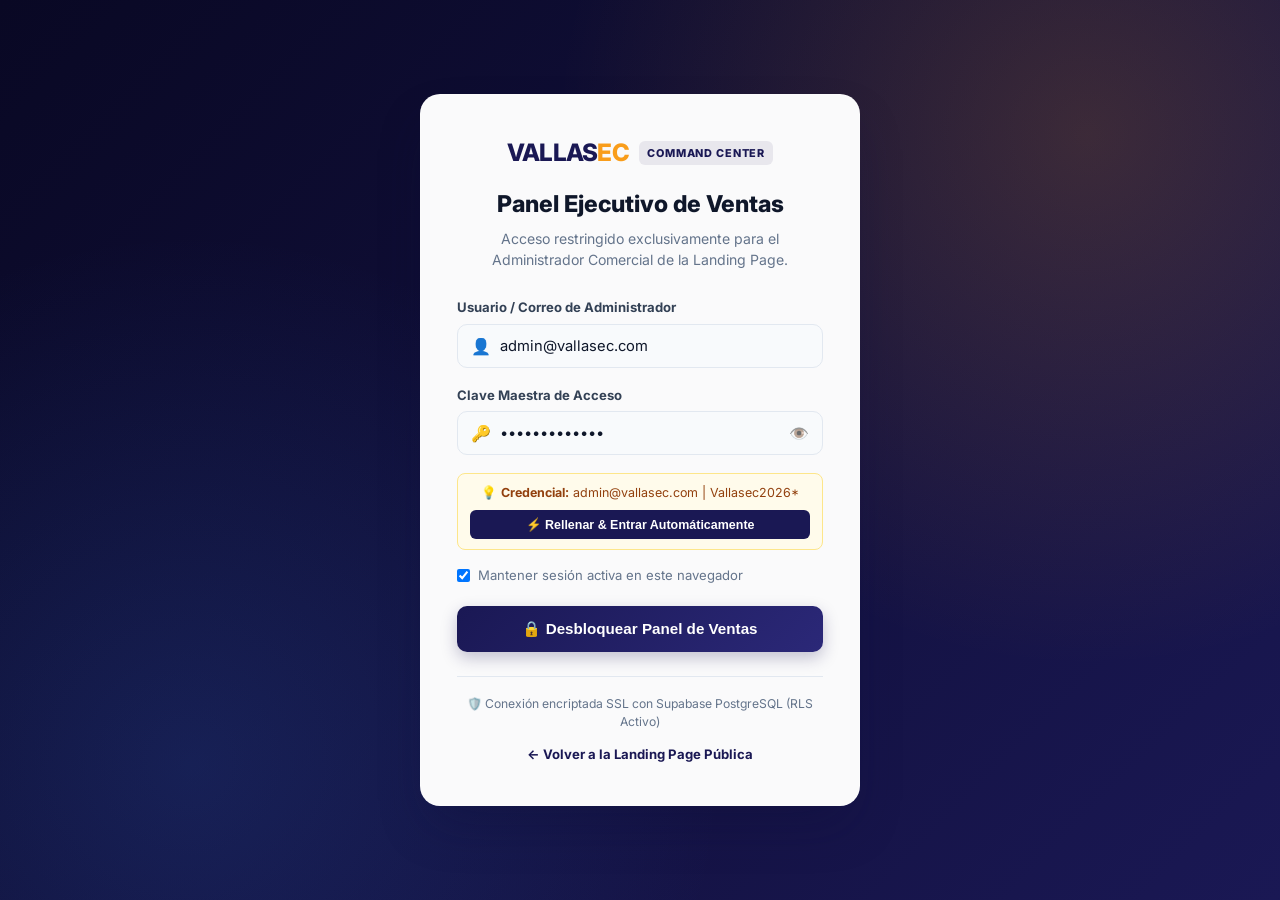
<file: landing/admin.html>
<!DOCTYPE html>
<html lang="es">
<head>
  <meta charset="UTF-8" />
  <meta name="viewport" content="width=device-width, initial-scale=1.0" />
  <title>Vallasec CRM | Panel de Ventas & Control de Leads</title>
  <meta name="robots" content="noindex, nofollow" />
  <link rel="preconnect" href="https://fonts.googleapis.com">
  <link rel="preconnect" href="https://fonts.gstatic.com" crossorigin>
  <link href="https://fonts.googleapis.com/css2?family=Inter:wght@400;500;600;700;800&display=swap" rel="stylesheet">
  <link rel="stylesheet" href="admin.css" />
</head>
<body>

  <!-- ==========================================
       PANTALLA DE BLOQUEO: ACCESO EXCLUSIVO ADMIN
       ========================================== -->
  <div id="authOverlay" class="auth-overlay">
    <div class="auth-card">
      <div class="auth-header">
        <div class="auth-logo">
          <span class="logo-text">VALLAS<span class="highlight">EC</span></span>
          <span class="logo-badge">COMMAND CENTER</span>
        </div>
        <h1>Panel Ejecutivo de Ventas</h1>
        <p>Acceso restringido exclusivamente para el Administrador Comercial de la Landing Page.</p>
      </div>

      <form id="adminLoginForm" class="auth-form">
        <div class="form-group">
          <label for="adminEmail">Usuario / Correo de Administrador</label>
          <div class="input-icon-wrap">
            <span class="input-icon">👤</span>
            <input
              type="text"
              id="adminEmail"
              placeholder="admin@vallasec.com"
              value="admin@vallasec.com"
              required
              autocomplete="username"
            />
          </div>
        </div>

        <div class="form-group">
          <label for="adminPassword">Clave Maestra de Acceso</label>
          <div class="input-icon-wrap">
            <span class="input-icon">🔑</span>
            <input
              type="password"
              id="adminPassword"
              placeholder="Vallasec2026*"
              value="Vallasec2026*"
              required
              autocomplete="current-password"
            />
            <button type="button" id="togglePwdBtn" class="toggle-pwd-btn" title="Mostrar/Ocultar contraseña">👁️</button>
          </div>
        </div>

        <div class="credentials-hint">
          <div class="hint-text">💡 <strong>Credencial:</strong> admin@vallasec.com | Vallasec2026*</div>
          <button type="button" id="quickLoginBtn" class="btn-quick-fill" onclick="window.quickLoginNow && window.quickLoginNow()">⚡ Rellenar &amp; Entrar Automáticamente</button>
        </div>

        <div class="auth-options">
          <label class="remember-check">
            <input type="checkbox" id="rememberSession" checked />
            <span>Mantener sesión activa en este navegador</span>
          </label>
        </div>

        <div id="authError" class="auth-error" style="display: none;"></div>

        <button type="submit" id="loginSubmitBtn" class="btn-auth-submit">
          <span>🔒 Desbloquear Panel de Ventas</span>
        </button>
      </form>

      <div class="auth-footer">
        <p class="security-note">🛡️ Conexión encriptada SSL con Supabase PostgreSQL (RLS Activo)</p>
        <a href="index.html" class="back-to-site">← Volver a la Landing Page Pública</a>
      </div>
    </div>
  </div>

  <!-- ==========================================
       DASHBOARD PRINCIPAL DE VENTAS (SOLO ADMIN)
       ========================================== -->
  <div id="adminApp" class="admin-app" style="display: none;">
    
    <!-- Top Navigation Bar -->
    <header class="admin-topbar">
      <div class="topbar-left">
        <div class="brand-lockup">
          <span class="logo-text">VALLAS<span class="highlight">EC</span></span>
          <span class="crm-tag">CRM VENTAS B2B</span>
        </div>
        <span class="connection-pill" id="dbStatusPill">
          <span class="status-dot online"></span> Conectado a Supabase
        </span>
      </div>

      <div class="topbar-right">
        <button type="button" id="openNewLeadModalBtn" class="btn-action btn-primary-sm">
          <span>＋ Nuevo Prospecto</span>
        </button>
        <button type="button" id="exportCsvBtn" class="btn-action btn-outline-sm" title="Descargar en formato Excel / CSV">
          <span>📥 Exportar CSV</span>
        </button>
        <button type="button" id="openSecurityModalBtn" class="btn-action btn-outline-sm" title="Cambiar clave de administrador">
          <span>⚙️ Clave Admin</span>
        </button>
        <a href="index.html" target="_blank" class="btn-action btn-ghost-sm" title="Ver Landing Page en vivo">
          <span>🌐 Ver Landing ↗</span>
        </a>
        <div class="admin-profile">
          <span class="admin-avatar">AD</span>
          <div class="admin-meta">
            <strong id="loggedAdminName">Director Comercial</strong>
            <small>Administrador</small>
          </div>
          <button type="button" id="logoutBtn" class="btn-logout" title="Cerrar Sesión Segura">
            Salir 🚪
          </button>
        </div>
      </div>
    </header>

    <main class="admin-main">
      <!-- Fila 1: KPIs Ejecutivos en Tiempo Real -->
      <section class="kpi-grid" aria-label="Indicadores Clave de Ventas">
        <article class="kpi-card">
          <div class="kpi-top">
            <span class="kpi-label">Total Prospectos (MOFU)</span>
            <span class="kpi-icon blue">👥</span>
          </div>
          <div class="kpi-value" id="kpiTotalLeads">0</div>
          <div class="kpi-foot">
            <span class="kpi-trend positive" id="kpiNewCount">0 nuevos por atender</span>
          </div>
        </article>

        <article class="kpi-card highlight-card">
          <div class="kpi-top">
            <span class="kpi-label">Pipeline Mensual Estimado</span>
            <span class="kpi-icon orange">💰</span>
          </div>
          <div class="kpi-value" id="kpiPipelineValue">$0</div>
          <div class="kpi-foot">
            <span class="kpi-sub">Potencial mensual según rangos declarados</span>
          </div>
        </article>

        <article class="kpi-card">
          <div class="kpi-top">
            <span class="kpi-label">Cuentas High-Ticket (VIP 🔥)</span>
            <span class="kpi-icon red">🔥</span>
          </div>
          <div class="kpi-value" id="kpiHighTicket">0</div>
          <div class="kpi-foot">
            <span class="kpi-sub">Presupuestos mayores a $3,500 / mes</span>
          </div>
        </article>

        <article class="kpi-card">
          <div class="kpi-top">
            <span class="kpi-label">Tasa de Avance Comercial</span>
            <span class="kpi-icon green">📈</span>
          </div>
          <div class="kpi-value" id="kpiConversionRate">0%</div>
          <div class="kpi-foot">
            <span class="kpi-sub" id="kpiClosedCount">0 en negociación / cerrados</span>
          </div>
        </article>
      </section>

      <!-- Fila 2: Pipeline Financiero por Temperatura de Cierre (Dinero en Juego) -->
      <section class="pipeline-financial-spectrum" aria-label="Pipeline Financiero y Dinero en Juego">
        <div class="spectrum-header">
          <div>
            <span class="spectrum-badge">💰 ESPECTRO FINANCIERO DEL PIPELINE</span>
            <h2>Dinero en Juego por Temperatura de Prospecto</h2>
            <p>Monitorea cuánto capital mensual representan las respuestas del formulario, clasificado por probabilidad de cierre.</p>
          </div>
          <div class="spectrum-total-box">
            <span class="spectrum-total-label">Capital Total en Juego (Pipeline)</span>
            <strong class="spectrum-total-value" id="spectrumTotalMoney">$0 / mes</strong>
            <small class="spectrum-forecast-label" id="spectrumWeightedForecast">Forecast Ponderado: $0 / mes</small>
          </div>
        </div>

        <!-- Barra Visual del Espectro Financiero (% del dinero en juego) -->
        <div class="spectrum-bar-card">
          <div class="spectrum-bar-header">
            <span>Distribución de Capital en Negociación</span>
            <span id="spectrumActiveCount">0 prospectos activos</span>
          </div>
          <div class="spectrum-bar">
            <div class="spectrum-seg seg-hot" id="barSegHot" style="width: 0%" title="Leads HOT"></div>
            <div class="spectrum-seg seg-warm" id="barSegWarm" style="width: 0%" title="Leads WARM"></div>
            <div class="spectrum-seg seg-cold" id="barSegCold" style="width: 0%" title="Leads COLD"></div>
            <div class="spectrum-seg seg-won" id="barSegWon" style="width: 0%" title="Cerrados Ganados"></div>
          </div>
          <div class="spectrum-legend">
            <span><span class="legend-dot hot"></span> 🔥 HOT: <strong id="legendMoneyHot">$0</strong> (<span id="pctHot">0%</span>)</span>
            <span><span class="legend-dot warm"></span> ⚡ WARM: <strong id="legendMoneyWarm">$0</strong> (<span id="pctWarm">0%</span>)</span>
            <span><span class="legend-dot cold"></span> ❄️ COLD: <strong id="legendMoneyCold">$0</strong> (<span id="pctCold">0%</span>)</span>
            <span><span class="legend-dot won"></span> 🟢 GANADOS: <strong id="legendMoneyWon">$0</strong> (<span id="pctWon">0%</span>)</span>
          </div>
        </div>

        <!-- Tarjetas de Segmento Financiero por Temperatura -->
        <div class="temperature-cards-grid">
          <!-- Tarjeta HOT -->
          <article class="temp-card card-hot" id="filterHotCard" onclick="filterByTemperature('hot')">
            <div class="temp-card-top">
              <span class="temp-tag tag-hot">🔥 LEADS HOT</span>
              <span class="temp-prob">85% Probabilidad</span>
            </div>
            <div class="temp-money" id="moneyHot">$0</div>
            <div class="temp-meta">
              <span id="countHot">0 prospectos</span> · <strong id="forecastHot">Forecast: $0</strong>
            </div>
            <p class="temp-desc">Decisores directos (Gerentes/Directores) con presupuestos ≥ $3,500 o campañas urgentes.</p>
            <div class="temp-action-link">Click para filtrar segmento HOT →</div>
          </article>

          <!-- Tarjeta WARM -->
          <article class="temp-card card-warm" id="filterWarmCard" onclick="filterByTemperature('warm')">
            <div class="temp-card-top">
              <span class="temp-tag tag-warm">⚡ LEADS WARM</span>
              <span class="temp-prob">50% Probabilidad</span>
            </div>
            <div class="temp-money" id="moneyWarm">$0</div>
            <div class="temp-meta">
              <span id="countWarm">0 prospectos</span> · <strong id="forecastWarm">Forecast: $0</strong>
            </div>
            <p class="temp-desc">Presupuestos medios ($1,500 - $3,500) evaluando circuitos en Quito, Guayaquil o Cuenca.</p>
            <div class="temp-action-link">Click para filtrar segmento WARM →</div>
          </article>

          <!-- Tarjeta COLD -->
          <article class="temp-card card-cold" id="filterColdCard" onclick="filterByTemperature('cold')">
            <div class="temp-card-top">
              <span class="temp-tag tag-cold">❄️ LEADS COLD</span>
              <span class="temp-prob">20% Probabilidad</span>
            </div>
            <div class="temp-money" id="moneyCold">$0</div>
            <div class="temp-meta">
              <span id="countCold">0 prospectos</span> · <strong id="forecastCold">Forecast: $0</strong>
            </div>
            <p class="temp-desc">Presupuestos iniciales (&lt; $1,500) en fase exploratoria o pymes locales.</p>
            <div class="temp-action-link">Click para filtrar segmento COLD →</div>
          </article>

          <!-- Tarjeta CERRADOS GANADOS -->
          <article class="temp-card card-won" id="filterWonCard" onclick="filterByTemperature('won')">
            <div class="temp-card-top">
              <span class="temp-tag tag-won">🟢 CERRADOS</span>
              <span class="temp-prob">100% Facturado</span>
            </div>
            <div class="temp-money" id="moneyWon">$0</div>
            <div class="temp-meta">
              <span id="countWon">0 contratos</span> · <strong>Ingreso Real</strong>
            </div>
            <p class="temp-desc">Campañas con contratos firmados o pautas activas en circuitos físicos y pantallas DOOH.</p>
            <div class="temp-action-link">Click para ver Cerrados →</div>
          </article>
        </div>
      </section>

      <!-- Fila 3: Inteligencia Comercial (Dolores vs Plazas) -->
      <section class="insights-grid">
        <div class="insight-box">
          <div class="insight-header">
            <h3>🎯 Demanda por Dolor Comercial (Fase 1 -&gt; MOFU)</h3>
            <span class="insight-subtitle">¿Qué problema buscan resolver las empresas?</span>
          </div>
          <div id="painDistributionList" class="distribution-list">
            <!-- Renderizado dinámico -->
          </div>
        </div>

        <div class="insight-box">
          <div class="insight-header">
            <h3>📍 Plazas y Ciudades Más Solicitadas</h3>
            <span class="insight-subtitle">Concentración geográfica de vallas y pantallas</span>
          </div>
          <div id="cityDistributionList" class="distribution-list">
            <!-- Renderizado dinámico -->
          </div>
        </div>
      </section>

      <!-- Fila 4: Barra de Herramientas, Filtros y Conmutador de Vista -->
      <section class="controls-bar">
        <div class="search-and-filters">
          <div class="search-box">
            <span class="search-icon">🔍</span>
            <input
              type="text"
              id="searchInput"
              placeholder="Buscar por empresa, contacto, correo, teléfono o ciudad..."
            />
          </div>

          <select id="filterTemperatura" class="filter-select" aria-label="Filtrar por temperatura de cierre">
            <option value="todas">🌡️ Todas las Temperaturas</option>
            <option value="hot">🔥 Leads HOT (Cierre Inminente)</option>
            <option value="warm">⚡ Leads WARM (Probabilidad Media)</option>
            <option value="cold">❄️ Leads COLD (Exploratorios)</option>
            <option value="won">🟢 Cerrados / Ganados</option>
          </select>

          <select id="filterEstado" class="filter-select" aria-label="Filtrar por estado">
            <option value="todos">📌 Todos los Estados</option>
            <option value="nuevo">🔵 Nuevos (Sin contactar)</option>
            <option value="contactado">🟡 Contactados</option>
            <option value="negociacion">🟣 En Negociación / Propuesta</option>
            <option value="ganado">🟢 Cerrado / Ganado</option>
            <option value="descartado">🔴 Descalificado / Sin presupuesto</option>
          </select>

          <select id="filterPrioridad" class="filter-select" aria-label="Filtrar por prioridad">
            <option value="todas">⚡ Todas las Prioridades</option>
            <option value="alta">🔥 Prioridad Alta (VIP &gt; $3,500)</option>
            <option value="media">⚡ Prioridad Media ($1,500 - $3,500)</option>
            <option value="baja">🌱 Prioridad Inicial (&lt; $1,500)</option>
          </select>
        </div>

        <div class="view-actions">
          <div class="view-switcher" role="group" aria-label="Cambiar vista">
            <button type="button" id="viewTableBtn" class="view-btn active">📋 Tabla CRM</button>
            <button type="button" id="viewKanbanBtn" class="view-btn">🗂️ Embudo Kanban</button>
          </div>
          <button type="button" id="refreshBtn" class="btn-refresh" title="Sincronizar datos desde Supabase">
            🔄 Sincronizar
          </button>
        </div>
      </section>

      <!-- Fila 5: Vista Tabla Ejecutiva de Leads -->
      <section id="tableViewSection" class="data-section">
        <div class="table-responsive">
          <table class="crm-table">
            <thead>
              <tr>
                <th>Fecha / Hora</th>
                <th>Empresa &amp; Contacto</th>
                <th>Temperatura &amp; $ en Juego</th>
                <th>Presupuesto &amp; Ciudades</th>
                <th>Dolor Comercial Declarado</th>
                <th>Estado Embudo (Supabase)</th>
                <th>Acciones de Venta</th>
              </tr>
            </thead>
            <tbody id="leadsTableBody">
              <tr>
                <td colspan="7" class="empty-state">Cargando prospectos desde Supabase...</td>
              </tr>
            </tbody>
          </table>
        </div>
      </section>

      <!-- Fila 4B: Vista Tablero Kanban (Embudo de Ventas Visual) -->
      <section id="kanbanViewSection" class="kanban-section" style="display: none;">
        <div class="kanban-board" id="kanbanBoard">
          <!-- Renderizado dinámico por columnas: nuevo, contactado, negociacion, ganado, descartado -->
        </div>
      </section>
    </main>
  </div>

  <!-- ==========================================
       MODAL 1: FICHA DETALLADA Y NOTAS DEL LEAD
       ========================================== -->
  <div id="leadDetailModal" class="modal-backdrop" style="display: none;">
    <div class="modal-panel">
      <div class="modal-header">
        <div>
          <span class="modal-badge" id="modalLeadScoreBadge">PRIORIDAD ALTA</span>
          <h2 id="modalEmpresaTitle">Nombre de Empresa</h2>
          <p id="modalContactoSub">Contacto - Cargo</p>
        </div>
        <button type="button" class="modal-close" id="closeDetailModalBtn">✕</button>
      </div>

      <div class="modal-body">
        <div class="detail-grid">
          <div class="detail-item">
            <span class="detail-label">Correo Corporativo</span>
            <strong id="modalEmail">-</strong>
          </div>
          <div class="detail-item">
            <span class="detail-label">Teléfono / WhatsApp</span>
            <strong id="modalTelefono">-</strong>
          </div>
          <div class="detail-item">
            <span class="detail-label">Presupuesto Mensual</span>
            <strong id="modalPresupuesto">-</strong>
          </div>
          <div class="detail-item">
            <span class="detail-label">Fecha de Registro</span>
            <strong id="modalFecha">-</strong>
          </div>
        </div>

        <div class="detail-block">
          <span class="detail-label">Plazas / Ciudades Seleccionadas</span>
          <div id="modalCiudades" class="city-tags-wrap"></div>
        </div>

        <div class="detail-block">
          <span class="detail-label">Dolor Principal / Objetivo Comercial</span>
          <p id="modalDolor" class="pain-highlight"></p>
        </div>

        <div class="detail-block">
          <label for="modalEstadoSelect" class="detail-label">Estado Actual en el Embudo de Ventas</label>
          <select id="modalEstadoSelect" class="modal-select">
            <option value="nuevo">🔵 Nuevo (Pendiente de primer contacto)</option>
            <option value="contactado">🟡 Contactado (En conversación inicial)</option>
            <option value="negociacion">🟣 En Negociación (Mapa y cotización enviados)</option>
            <option value="ganado">🟢 Cerrado / Ganado (Contrato firmado)</option>
            <option value="descartado">🔴 Descalificado / Presupuesto insuficiente</option>
          </select>
        </div>

        <div class="detail-block">
          <label for="modalNotasInput" class="detail-label">📝 Bitácora / Notas Internas del Administrador</label>
          <textarea
            id="modalNotasInput"
            rows="4"
            class="modal-textarea"
            placeholder="Escribe aquí acuerdos telefónicos, ubicaciones de vallas propuestas, descuentos o fecha de próxima reunión..."
          ></textarea>
        </div>
      </div>

      <div class="modal-footer">
        <a href="#" id="modalWhatsappBtn" target="_blank" rel="noopener" class="btn-whatsapp-modal">
          📲 Abrir WhatsApp con Propuesta Pre-cargada
        </a>
        <div class="modal-footer-right">
          <button type="button" id="saveLeadChangesBtn" class="btn-save-modal">💾 Guardar Cambios</button>
        </div>
      </div>
    </div>
  </div>

  <!-- ==========================================
       MODAL 2: REGISTRAR PROSPECTO MANUALMENTE
       ========================================== -->
  <div id="newLeadModal" class="modal-backdrop" style="display: none;">
    <div class="modal-panel">
      <div class="modal-header">
        <div>
          <span class="modal-badge">INGRESO DIRECTO CRM</span>
          <h2>Registrar Prospecto Manual</h2>
          <p>Añade un cliente recibido por llamada telefónica o reunión directa a Supabase.</p>
        </div>
        <button type="button" class="modal-close" id="closeNewLeadModalBtn">✕</button>
      </div>

      <form id="manualLeadForm" class="modal-body">
        <div class="detail-grid">
          <div class="form-group">
            <label for="mNombre">Nombre Completo *</label>
            <input type="text" id="mNombre" required placeholder="Ej. Roberto Gómez" />
          </div>
          <div class="form-group">
            <label for="mEmpresa">Empresa / Marca *</label>
            <input type="text" id="mEmpresa" required placeholder="Ej. Banco Pichincha" />
          </div>
          <div class="form-group">
            <label for="mCargo">Cargo Ejecutivo</label>
            <input type="text" id="mCargo" placeholder="Ej. Gerente de Marca" />
          </div>
          <div class="form-group">
            <label for="mTelefono">WhatsApp / Teléfono *</label>
            <input type="tel" id="mTelefono" required placeholder="+593 99 123 4567" />
          </div>
          <div class="form-group">
            <label for="mEmail">Correo Corporativo *</label>
            <input type="email" id="mEmail" required placeholder="contacto@empresa.com" />
          </div>
          <div class="form-group">
            <label for="mPresupuesto">Rango de Presupuesto *</label>
            <select id="mPresupuesto" required>
              <option value="Menos de $1,500">Menos de $1,500 / mes</option>
              <option value="$1,500 - $3,500">$1,500 – $3,500 / mes</option>
              <option value="$3,500 - $7,000" selected>$3,500 – $7,000 / mes</option>
              <option value="Más de $7,000">Más de $7,000 / mes</option>
            </select>
          </div>
        </div>

        <div class="form-group" style="margin-top: 12px;">
          <label for="mCiudad">Ciudad Principal *</label>
          <select id="mCiudad" required>
            <option value="Quito (Superficie)">Quito (Superficie)</option>
            <option value="Guayaquil & Samborondón">Guayaquil &amp; Samborondón</option>
            <option value="Metro de Quito (Exclusivo)">Metro de Quito (Exclusivo)</option>
            <option value="Cuenca & Región Austro">Cuenca &amp; Región Austro</option>
            <option value="Ejes Viales / Carreteras">Ejes Viales / Carreteras</option>
          </select>
        </div>

        <div class="form-group" style="margin-top: 12px;">
          <label for="mDolor">Dolor Principal / Objetivo *</label>
          <select id="mDolor" required>
            <option value="Notoriedad y posicionamiento de marca líder">Notoriedad y posicionamiento de marca líder</option>
            <option value="Lanzamiento de nuevo producto / apertura">Lanzamiento de nuevo producto / apertura</option>
            <option value="Atraer tráfico físico a locales comerciales">Atraer tráfico físico a locales comerciales</option>
            <option value="Baja rentabilidad en anuncios digitales (Meta/Google)">Baja rentabilidad en anuncios digitales (Meta/Google)</option>
          </select>
        </div>

        <div class="modal-footer" style="margin-top: 20px; padding-top: 16px;">
          <button type="button" class="btn-action btn-outline-sm" id="cancelNewLeadBtn">Cancelar</button>
          <button type="submit" class="btn-save-modal" id="submitManualLeadBtn">＋ Guardar en Supabase</button>
        </div>
      </form>
    </div>
  </div>

  <!-- ==========================================
       MODAL 3: SEGURIDAD Y CREDENCIALES ADMIN
       ========================================== -->
  <div id="securityModal" class="modal-backdrop" style="display: none;">
    <div class="modal-panel modal-sm">
      <div class="modal-header">
        <div>
          <span class="modal-badge">SEGURIDAD DEL SISTEMA</span>
          <h2>Control de Acceso Administrador</h2>
          <p>Personaliza tu correo y contraseña maestra para bloquear el panel.</p>
        </div>
        <button type="button" class="modal-close" id="closeSecurityModalBtn">✕</button>
      </div>

      <form id="securityForm" class="modal-body">
        <div class="form-group">
          <label for="secAdminEmail">Correo de Administrador Autorizado</label>
          <input type="email" id="secAdminEmail" required />
        </div>
        <div class="form-group" style="margin-top: 14px;">
          <label for="secNewPassword">Nueva Contraseña Maestra</label>
          <input type="password" id="secNewPassword" required placeholder="Mínimo 6 caracteres" minlength="6" />
        </div>
        <div class="modal-footer" style="margin-top: 20px;">
          <button type="submit" class="btn-save-modal">🔐 Actualizar Credenciales</button>
        </div>
      </form>
    </div>
  </div>

  <!-- Toast Notification -->
  <div id="adminToast" class="admin-toast" style="display: none;"></div>

  <script src="admin.js"></script>
</body>
</html>
</file>
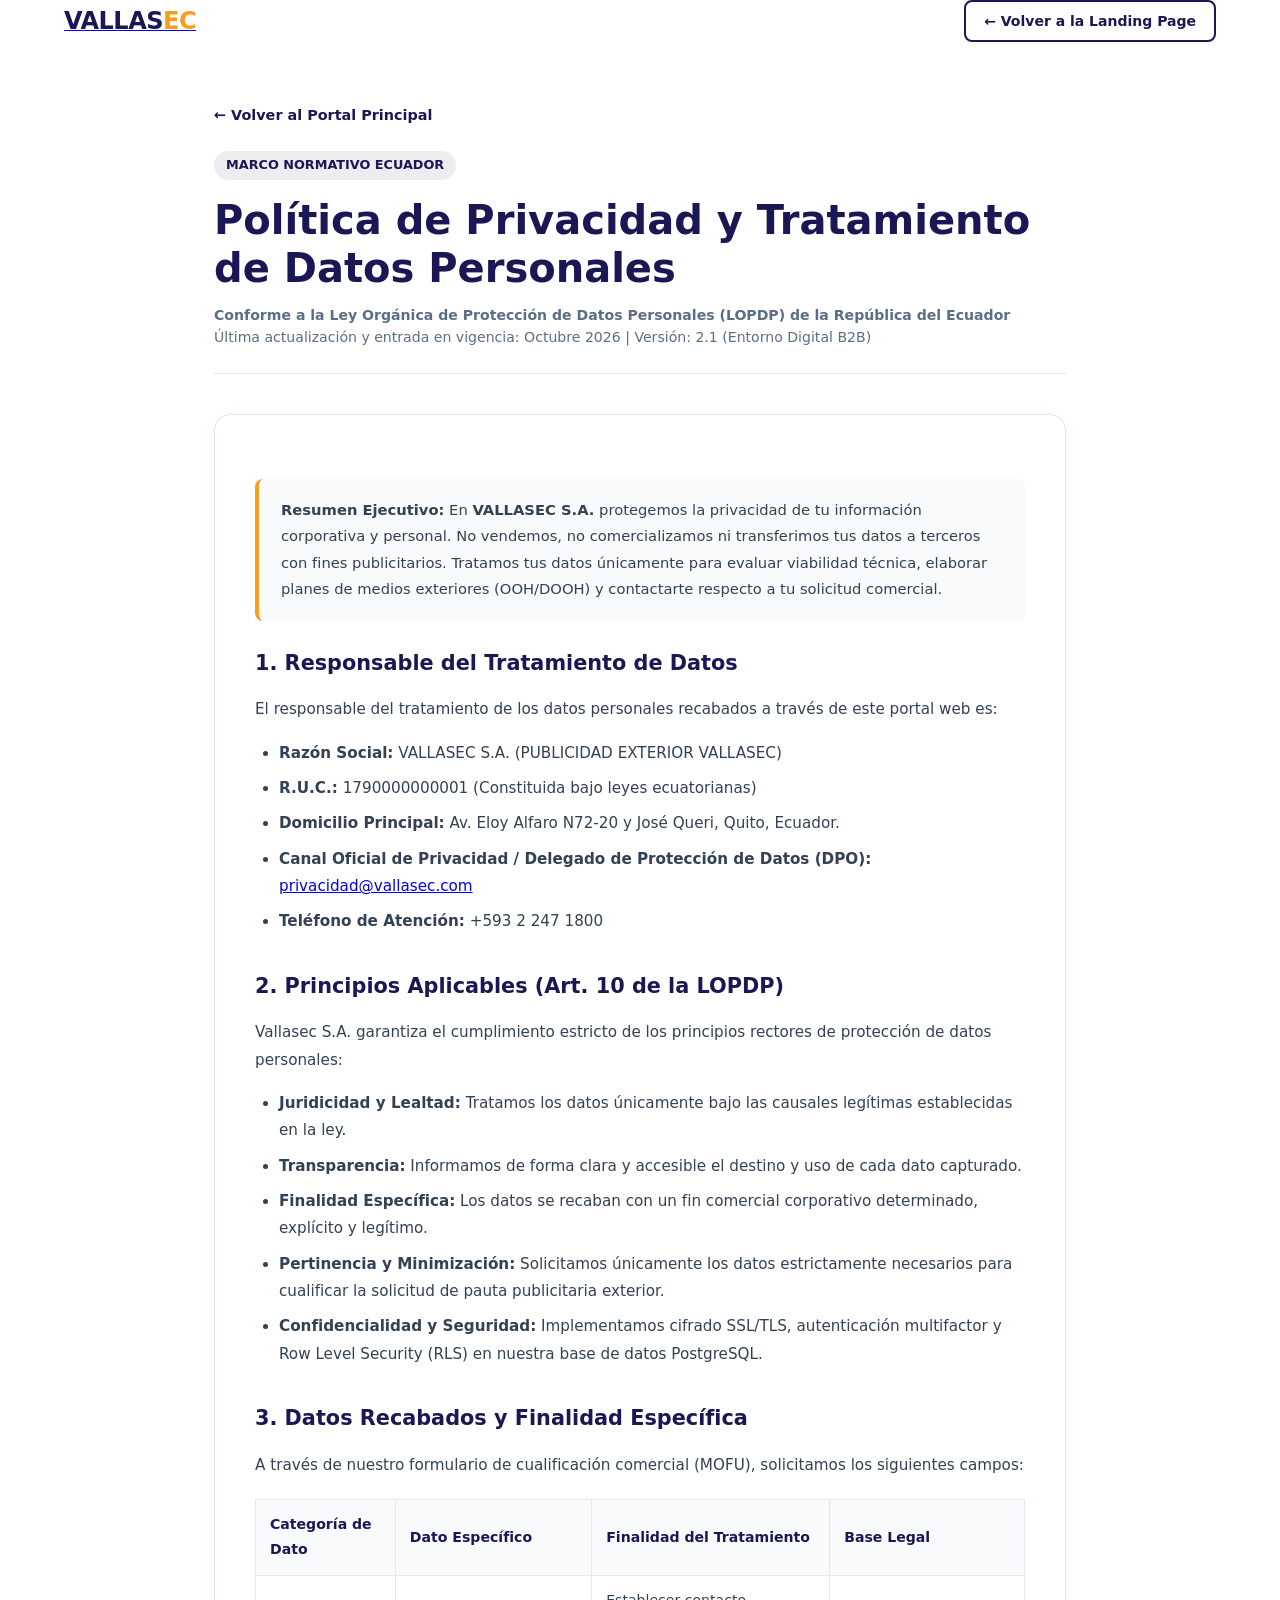
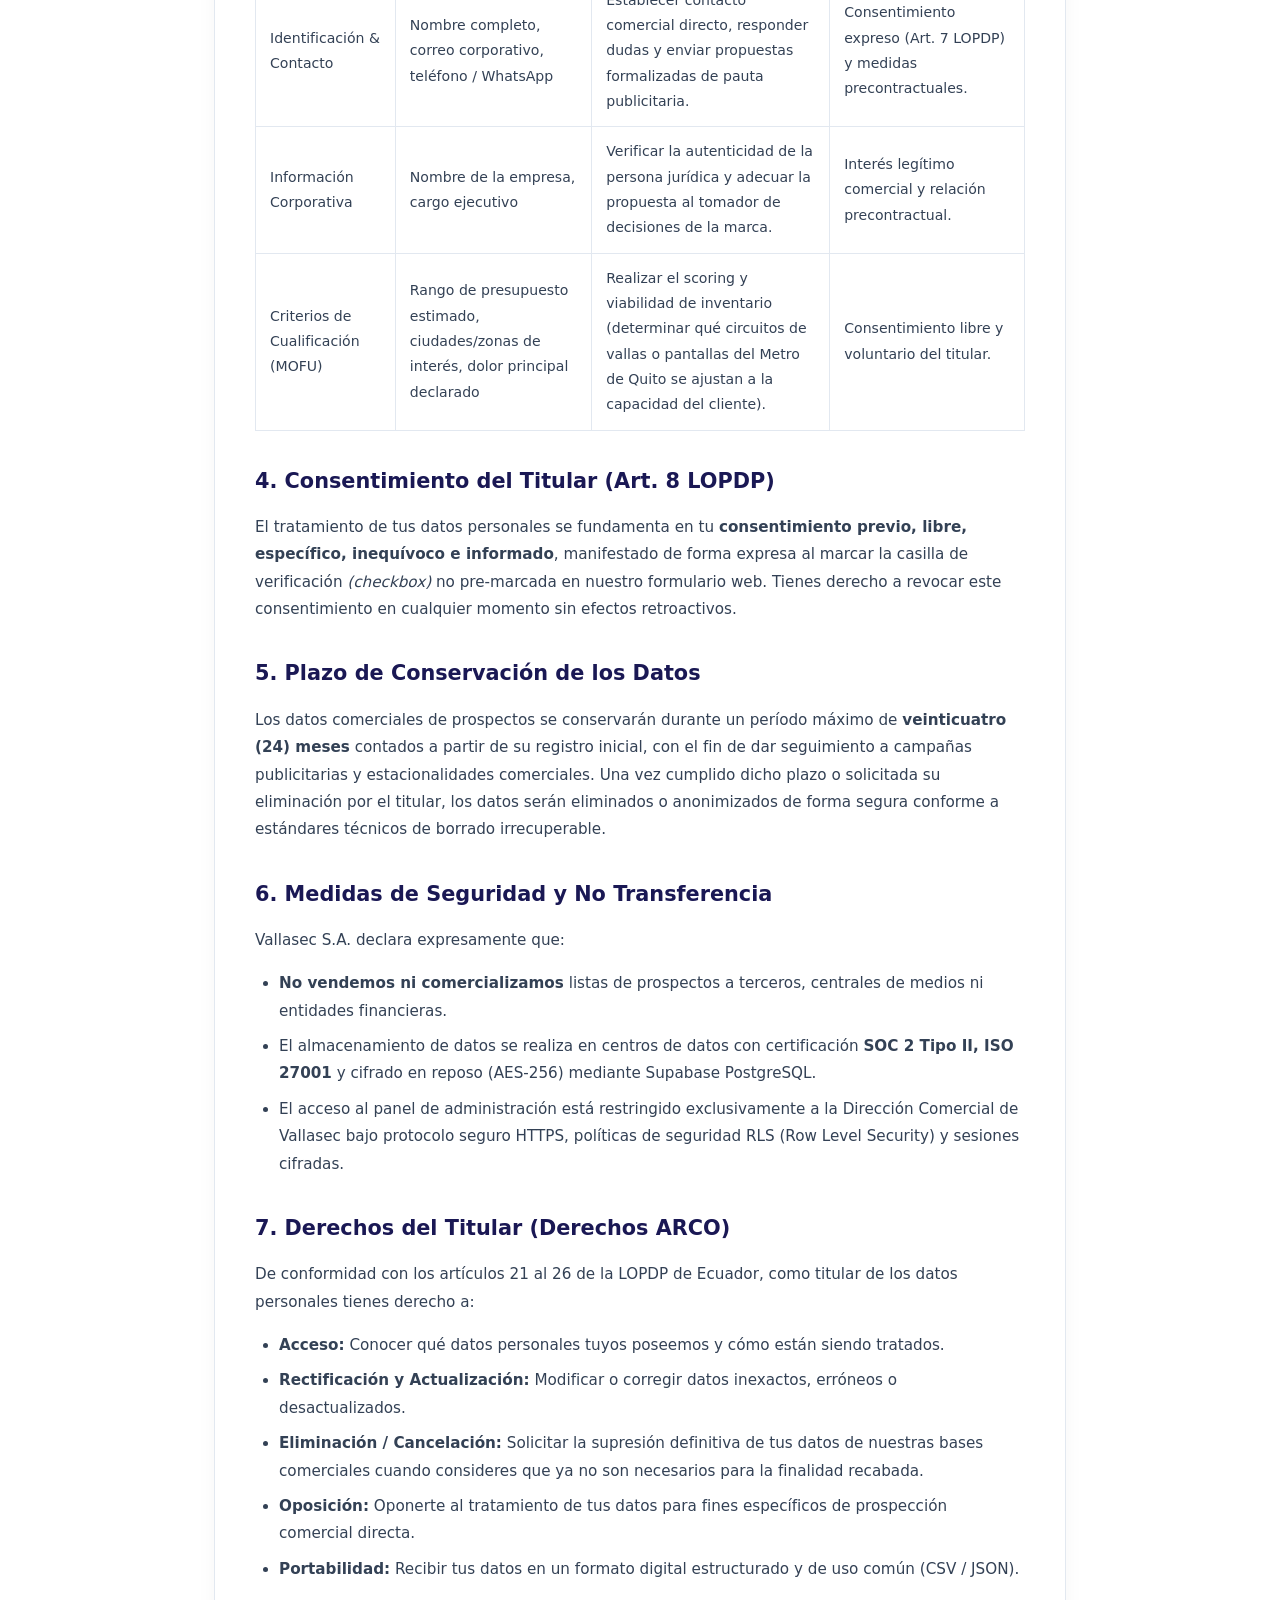
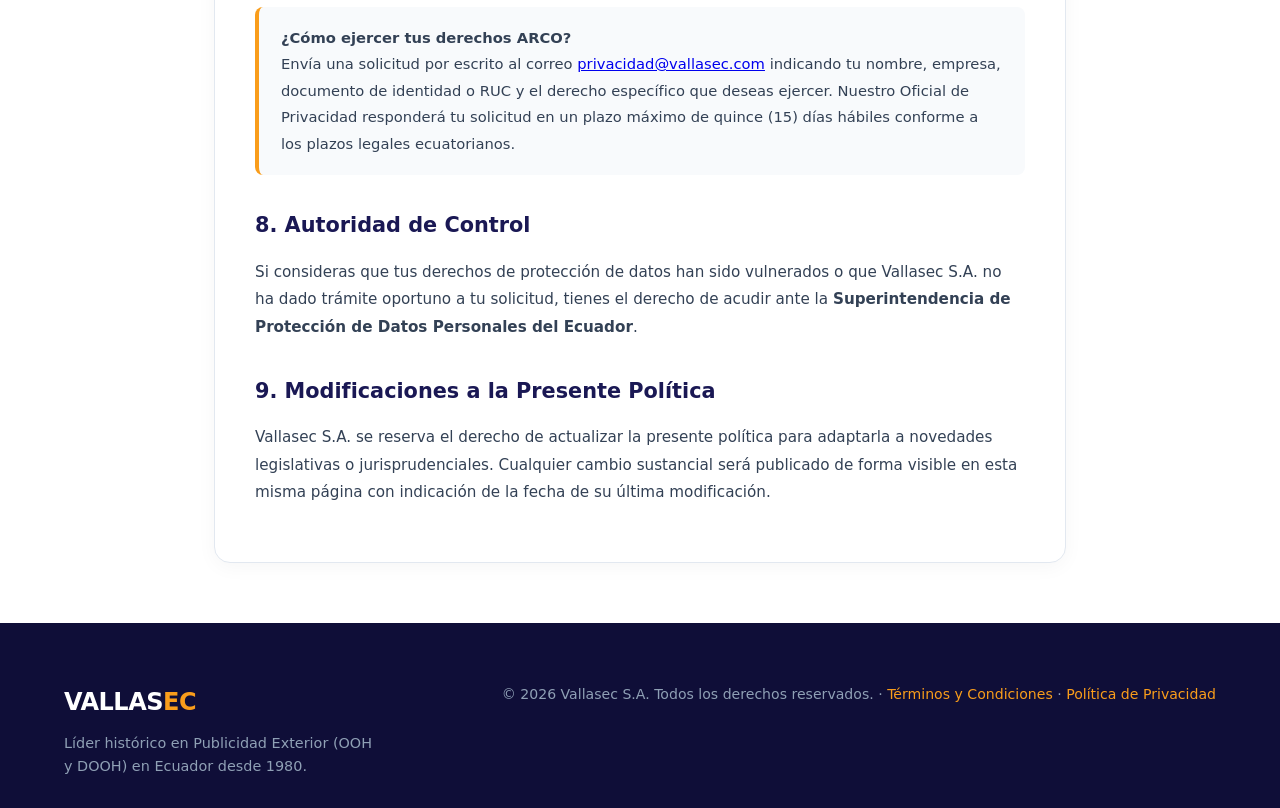
<file: landing/politica-privacidad.html>
<!DOCTYPE html>
<html lang="es">
<head>
  <meta charset="UTF-8" />
  <meta name="viewport" content="width=device-width, initial-scale=1.0" />
  <title>Política de Privacidad y Tratamiento de Datos Personales | Vallasec Ecuador</title>
  <meta name="description" content="Política de Privacidad y Tratamiento de Datos Personales de Vallasec S.A. conforme a la Ley Orgánica de Protección de Datos Personales (LOPDP) de la República del Ecuador." />
  <link rel="preconnect" href="https://fonts.googleapis.com">
  <link rel="preconnect" href="https://fonts.gstatic.com" crossorigin>
  <link href="https://fonts.googleapis.com/css2?family=Inter:wght@300;400;500;600;700;800&display=swap" rel="stylesheet">
  <link rel="stylesheet" href="styles.css" />
  <style>
    .legal-container {
      max-width: 900px;
      margin: 0 auto;
      padding: 60px 24px;
    }
    .legal-header {
      margin-bottom: 40px;
      padding-bottom: 24px;
      border-bottom: 1px solid var(--border-color);
    }
    .legal-badge {
      display: inline-flex;
      align-items: center;
      gap: 6px;
      background: rgba(26, 24, 84, 0.08);
      color: var(--primary-color);
      font-size: 0.8rem;
      font-weight: 700;
      padding: 4px 12px;
      border-radius: 999px;
      margin-bottom: 16px;
    }
    .legal-header h1 {
      font-size: clamp(1.8rem, 3.5vw, 2.5rem);
      color: var(--primary-color);
      font-weight: 800;
      line-height: 1.2;
      margin-bottom: 12px;
    }
    .legal-meta {
      font-size: 0.88rem;
      color: var(--text-muted);
    }
    .legal-body {
      background: #ffffff;
      border-radius: 16px;
      padding: 40px;
      border: 1px solid var(--border-color);
      box-shadow: 0 4px 20px rgba(0, 0, 0, 0.04);
      line-height: 1.8;
      color: #334155;
    }
    .legal-body h2 {
      font-size: 1.3rem;
      color: var(--primary-color);
      margin: 32px 0 14px 0;
      font-weight: 800;
    }
    .legal-body h2:first-of-type {
      margin-top: 0;
    }
    .legal-body p, .legal-body ul {
      margin-bottom: 16px;
      font-size: 0.95rem;
    }
    .legal-body ul {
      padding-left: 24px;
    }
    .legal-body li {
      margin-bottom: 8px;
    }
    .legal-highlight-box {
      background: #F8FAFC;
      border-left: 4px solid var(--accent-orange);
      padding: 18px 22px;
      border-radius: 8px;
      margin: 24px 0;
      font-size: 0.92rem;
    }
    .legal-table {
      width: 100%;
      border-collapse: collapse;
      margin: 20px 0;
      font-size: 0.88rem;
    }
    .legal-table th, .legal-table td {
      border: 1px solid var(--border-color);
      padding: 12px 14px;
      text-align: left;
    }
    .legal-table th {
      background: #F8FAFC;
      font-weight: 700;
      color: var(--primary-color);
    }
    .back-btn {
      display: inline-flex;
      align-items: center;
      gap: 8px;
      margin-bottom: 24px;
      color: var(--primary-color);
      font-weight: 700;
      text-decoration: none;
      font-size: 0.9rem;
    }
    .back-btn:hover {
      color: var(--accent-orange);
    }
  </style>
</head>
<body>

  <header class="header">
    <div class="container nav-container">
      <a href="index.html" class="logo">
        <span class="logo-text">VALLAS<span class="highlight">EC</span></span>
      </a>
      <a href="index.html" class="btn btn-sm btn-outline">← Volver a la Landing Page</a>
    </div>
  </header>

  <main class="legal-container">
    <a href="index.html" class="back-btn">← Volver al Portal Principal</a>

    <div class="legal-header">
      <span class="legal-badge">MARCO NORMATIVO ECUADOR</span>
      <h1>Política de Privacidad y Tratamiento de Datos Personales</h1>
      <p class="legal-meta">
        <strong>Conforme a la Ley Orgánica de Protección de Datos Personales (LOPDP) de la República del Ecuador</strong><br />
        Última actualización y entrada en vigencia: Octubre 2026 | Versión: 2.1 (Entorno Digital B2B)
      </p>
    </div>

    <article class="legal-body">
      <div class="legal-highlight-box">
        <strong>Resumen Ejecutivo:</strong> En <strong>VALLASEC S.A.</strong> protegemos la privacidad de tu información corporativa y personal. No vendemos, no comercializamos ni transferimos tus datos a terceros con fines publicitarios. Tratamos tus datos únicamente para evaluar viabilidad técnica, elaborar planes de medios exteriores (OOH/DOOH) y contactarte respecto a tu solicitud comercial.
      </div>

      <h2>1. Responsable del Tratamiento de Datos</h2>
      <p>El responsable del tratamiento de los datos personales recabados a través de este portal web es:</p>
      <ul>
        <li><strong>Razón Social:</strong> VALLASEC S.A. (PUBLICIDAD EXTERIOR VALLASEC)</li>
        <li><strong>R.U.C.:</strong> 1790000000001 (Constituida bajo leyes ecuatorianas)</li>
        <li><strong>Domicilio Principal:</strong> Av. Eloy Alfaro N72-20 y José Queri, Quito, Ecuador.</li>
        <li><strong>Canal Oficial de Privacidad / Delegado de Protección de Datos (DPO):</strong> <a href="mailto:privacidad@vallasec.com">privacidad@vallasec.com</a></li>
        <li><strong>Teléfono de Atención:</strong> +593 2 247 1800</li>
      </ul>

      <h2>2. Principios Aplicables (Art. 10 de la LOPDP)</h2>
      <p>Vallasec S.A. garantiza el cumplimiento estricto de los principios rectores de protección de datos personales:</p>
      <ul>
        <li><strong>Juridicidad y Lealtad:</strong> Tratamos los datos únicamente bajo las causales legítimas establecidas en la ley.</li>
        <li><strong>Transparencia:</strong> Informamos de forma clara y accesible el destino y uso de cada dato capturado.</li>
        <li><strong>Finalidad Específica:</strong> Los datos se recaban con un fin comercial corporativo determinado, explícito y legítimo.</li>
        <li><strong>Pertinencia y Minimización:</strong> Solicitamos únicamente los datos estrictamente necesarios para cualificar la solicitud de pauta publicitaria exterior.</li>
        <li><strong>Confidencialidad y Seguridad:</strong> Implementamos cifrado SSL/TLS, autenticación multifactor y Row Level Security (RLS) en nuestra base de datos PostgreSQL.</li>
      </ul>

      <h2>3. Datos Recabados y Finalidad Específica</h2>
      <p>A través de nuestro formulario de cualificación comercial (MOFU), solicitamos los siguientes campos:</p>

      <table class="legal-table">
        <thead>
          <tr>
            <th>Categoría de Dato</th>
            <th>Dato Específico</th>
            <th>Finalidad del Tratamiento</th>
            <th>Base Legal</th>
          </tr>
        </thead>
        <tbody>
          <tr>
            <td>Identificación & Contacto</td>
            <td>Nombre completo, correo corporativo, teléfono / WhatsApp</td>
            <td>Establecer contacto comercial directo, responder dudas y enviar propuestas formalizadas de pauta publicitaria.</td>
            <td>Consentimiento expreso (Art. 7 LOPDP) y medidas precontractuales.</td>
          </tr>
          <tr>
            <td>Información Corporativa</td>
            <td>Nombre de la empresa, cargo ejecutivo</td>
            <td>Verificar la autenticidad de la persona jurídica y adecuar la propuesta al tomador de decisiones de la marca.</td>
            <td>Interés legítimo comercial y relación precontractual.</td>
          </tr>
          <tr>
            <td>Criterios de Cualificación (MOFU)</td>
            <td>Rango de presupuesto estimado, ciudades/zonas de interés, dolor principal declarado</td>
            <td>Realizar el scoring y viabilidad de inventario (determinar qué circuitos de vallas o pantallas del Metro de Quito se ajustan a la capacidad del cliente).</td>
            <td>Consentimiento libre y voluntario del titular.</td>
          </tr>
        </tbody>
      </table>

      <h2>4. Consentimiento del Titular (Art. 8 LOPDP)</h2>
      <p>El tratamiento de tus datos personales se fundamenta en tu <strong>consentimiento previo, libre, específico, inequívoco e informado</strong>, manifestado de forma expresa al marcar la casilla de verificación <em>(checkbox)</em> no pre-marcada en nuestro formulario web. Tienes derecho a revocar este consentimiento en cualquier momento sin efectos retroactivos.</p>

      <h2>5. Plazo de Conservación de los Datos</h2>
      <p>Los datos comerciales de prospectos se conservarán durante un período máximo de <strong>veinticuatro (24) meses</strong> contados a partir de su registro inicial, con el fin de dar seguimiento a campañas publicitarias y estacionalidades comerciales. Una vez cumplido dicho plazo o solicitada su eliminación por el titular, los datos serán eliminados o anonimizados de forma segura conforme a estándares técnicos de borrado irrecuperable.</p>

      <h2>6. Medidas de Seguridad y No Transferencia</h2>
      <p>Vallasec S.A. declara expresamente que:</p>
      <ul>
        <li><strong>No vendemos ni comercializamos</strong> listas de prospectos a terceros, centrales de medios ni entidades financieras.</li>
        <li>El almacenamiento de datos se realiza en centros de datos con certificación <strong>SOC 2 Tipo II, ISO 27001</strong> y cifrado en reposo (AES-256) mediante Supabase PostgreSQL.</li>
        <li>El acceso al panel de administración está restringido exclusivamente a la Dirección Comercial de Vallasec bajo protocolo seguro HTTPS, políticas de seguridad RLS (Row Level Security) y sesiones cifradas.</li>
      </ul>

      <h2>7. Derechos del Titular (Derechos ARCO)</h2>
      <p>De conformidad con los artículos 21 al 26 de la LOPDP de Ecuador, como titular de los datos personales tienes derecho a:</p>
      <ul>
        <li><strong>Acceso:</strong> Conocer qué datos personales tuyos poseemos y cómo están siendo tratados.</li>
        <li><strong>Rectificación y Actualización:</strong> Modificar o corregir datos inexactos, erróneos o desactualizados.</li>
        <li><strong>Eliminación / Cancelación:</strong> Solicitar la supresión definitiva de tus datos de nuestras bases comerciales cuando consideres que ya no son necesarios para la finalidad recabada.</li>
        <li><strong>Oposición:</strong> Oponerte al tratamiento de tus datos para fines específicos de prospección comercial directa.</li>
        <li><strong>Portabilidad:</strong> Recibir tus datos en un formato digital estructurado y de uso común (CSV / JSON).</li>
      </ul>

      <div class="legal-highlight-box">
        <strong>¿Cómo ejercer tus derechos ARCO?</strong><br />
        Envía una solicitud por escrito al correo <a href="mailto:privacidad@vallasec.com">privacidad@vallasec.com</a> indicando tu nombre, empresa, documento de identidad o RUC y el derecho específico que deseas ejercer. Nuestro Oficial de Privacidad responderá tu solicitud en un plazo máximo de quince (15) días hábiles conforme a los plazos legales ecuatorianos.
      </div>

      <h2>8. Autoridad de Control</h2>
      <p>Si consideras que tus derechos de protección de datos han sido vulnerados o que Vallasec S.A. no ha dado trámite oportuno a tu solicitud, tienes el derecho de acudir ante la <strong>Superintendencia de Protección de Datos Personales del Ecuador</strong>.</p>

      <h2>9. Modificaciones a la Presente Política</h2>
      <p>Vallasec S.A. se reserva el derecho de actualizar la presente política para adaptarla a novedades legislativas o jurisprudenciales. Cualquier cambio sustancial será publicado de forma visible en esta misma página con indicación de la fecha de su última modificación.</p>
    </article>
  </main>

  <footer class="footer">
    <div class="container footer-content">
      <div class="footer-brand">
        <span class="logo-text">VALLAS<span class="highlight">EC</span></span>
        <p>Líder histórico en Publicidad Exterior (OOH y DOOH) en Ecuador desde 1980.</p>
      </div>
      <div class="footer-info">
        <p>© 2026 Vallasec S.A. Todos los derechos reservados. · <a href="terminos-condiciones.html">Términos y Condiciones</a> · <a href="politica-privacidad.html">Política de Privacidad</a></p>
      </div>
    </div>
  </footer>

</body>
</html>
</file>
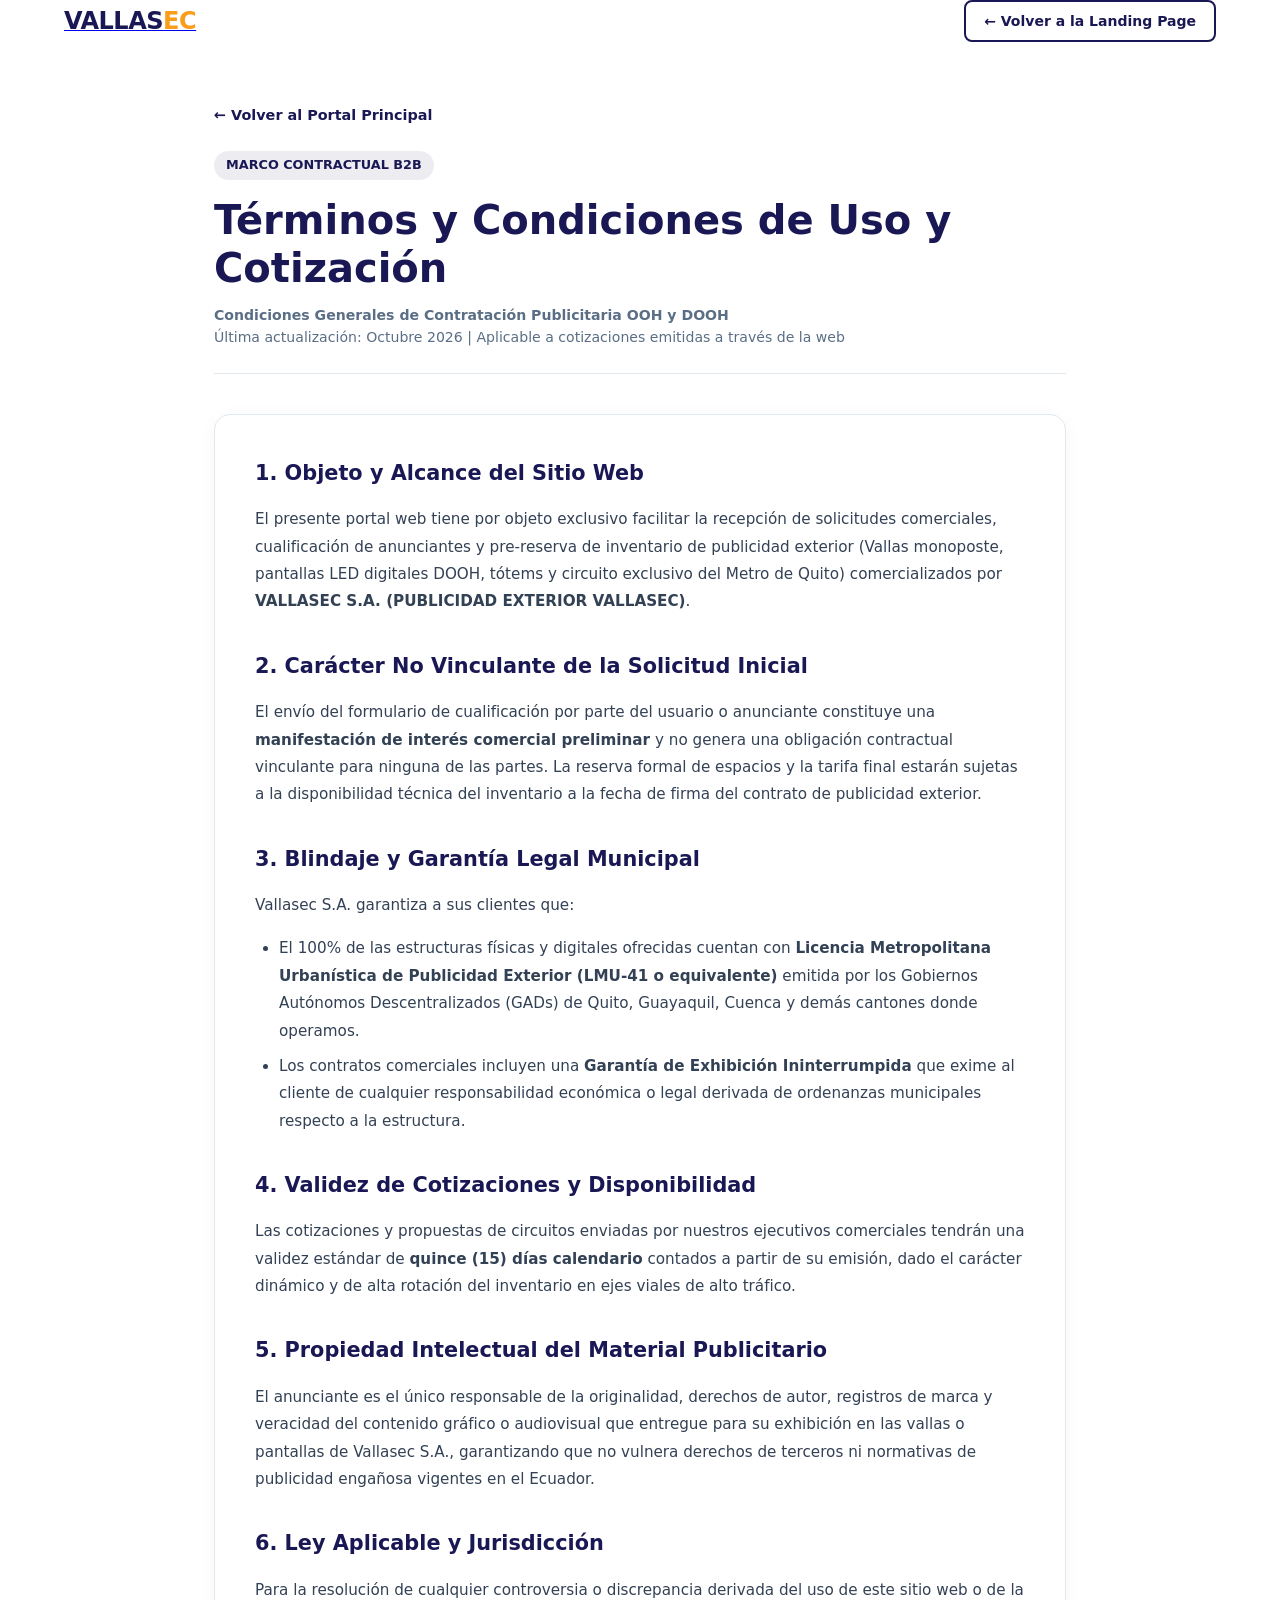
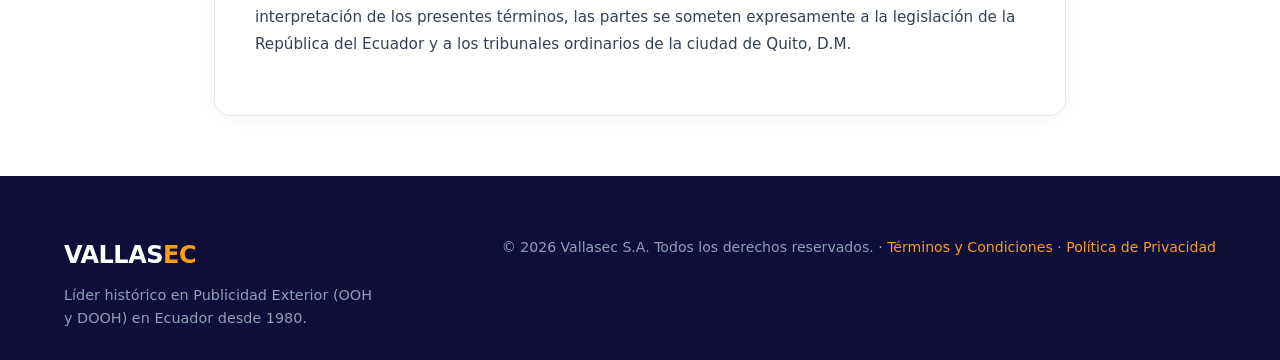
<file: landing/terminos-condiciones.html>
<!DOCTYPE html>
<html lang="es">
<head>
  <meta charset="UTF-8" />
  <meta name="viewport" content="width=device-width, initial-scale=1.0" />
  <title>Términos y Condiciones de Uso y Contratación | Vallasec Ecuador</title>
  <meta name="description" content="Términos y condiciones comerciales de cotización, reserva de inventario publicitario exterior (OOH/DOOH) y contratación con Vallasec S.A." />
  <link rel="preconnect" href="https://fonts.googleapis.com">
  <link rel="preconnect" href="https://fonts.gstatic.com" crossorigin>
  <link href="https://fonts.googleapis.com/css2?family=Inter:wght@300;400;500;600;700;800&display=swap" rel="stylesheet">
  <link rel="stylesheet" href="styles.css" />
  <style>
    .legal-container {
      max-width: 900px;
      margin: 0 auto;
      padding: 60px 24px;
    }
    .legal-header {
      margin-bottom: 40px;
      padding-bottom: 24px;
      border-bottom: 1px solid var(--border-color);
    }
    .legal-badge {
      display: inline-flex;
      align-items: center;
      gap: 6px;
      background: rgba(26, 24, 84, 0.08);
      color: var(--primary-color);
      font-size: 0.8rem;
      font-weight: 700;
      padding: 4px 12px;
      border-radius: 999px;
      margin-bottom: 16px;
    }
    .legal-header h1 {
      font-size: clamp(1.8rem, 3.5vw, 2.5rem);
      color: var(--primary-color);
      font-weight: 800;
      line-height: 1.2;
      margin-bottom: 12px;
    }
    .legal-meta {
      font-size: 0.88rem;
      color: var(--text-muted);
    }
    .legal-body {
      background: #ffffff;
      border-radius: 16px;
      padding: 40px;
      border: 1px solid var(--border-color);
      box-shadow: 0 4px 20px rgba(0, 0, 0, 0.04);
      line-height: 1.8;
      color: #334155;
    }
    .legal-body h2 {
      font-size: 1.3rem;
      color: var(--primary-color);
      margin: 32px 0 14px 0;
      font-weight: 800;
    }
    .legal-body h2:first-of-type {
      margin-top: 0;
    }
    .legal-body p, .legal-body ul {
      margin-bottom: 16px;
      font-size: 0.95rem;
    }
    .legal-body ul {
      padding-left: 24px;
    }
    .legal-body li {
      margin-bottom: 8px;
    }
    .legal-highlight-box {
      background: #F8FAFC;
      border-left: 4px solid var(--accent-orange);
      padding: 18px 22px;
      border-radius: 8px;
      margin: 24px 0;
      font-size: 0.92rem;
    }
    .back-btn {
      display: inline-flex;
      align-items: center;
      gap: 8px;
      margin-bottom: 24px;
      color: var(--primary-color);
      font-weight: 700;
      text-decoration: none;
      font-size: 0.9rem;
    }
    .back-btn:hover {
      color: var(--accent-orange);
    }
  </style>
</head>
<body>

  <header class="header">
    <div class="container nav-container">
      <a href="index.html" class="logo">
        <span class="logo-text">VALLAS<span class="highlight">EC</span></span>
      </a>
      <a href="index.html" class="btn btn-sm btn-outline">← Volver a la Landing Page</a>
    </div>
  </header>

  <main class="legal-container">
    <a href="index.html" class="back-btn">← Volver al Portal Principal</a>

    <div class="legal-header">
      <span class="legal-badge">MARCO CONTRACTUAL B2B</span>
      <h1>Términos y Condiciones de Uso y Cotización</h1>
      <p class="legal-meta">
        <strong>Condiciones Generales de Contratación Publicitaria OOH y DOOH</strong><br />
        Última actualización: Octubre 2026 | Aplicable a cotizaciones emitidas a través de la web
      </p>
    </div>

    <article class="legal-body">
      <h2>1. Objeto y Alcance del Sitio Web</h2>
      <p>El presente portal web tiene por objeto exclusivo facilitar la recepción de solicitudes comerciales, cualificación de anunciantes y pre-reserva de inventario de publicidad exterior (Vallas monoposte, pantallas LED digitales DOOH, tótems y circuito exclusivo del Metro de Quito) comercializados por <strong>VALLASEC S.A. (PUBLICIDAD EXTERIOR VALLASEC)</strong>.</p>

      <h2>2. Carácter No Vinculante de la Solicitud Inicial</h2>
      <p>El envío del formulario de cualificación por parte del usuario o anunciante constituye una <strong>manifestación de interés comercial preliminar</strong> y no genera una obligación contractual vinculante para ninguna de las partes. La reserva formal de espacios y la tarifa final estarán sujetas a la disponibilidad técnica del inventario a la fecha de firma del contrato de publicidad exterior.</p>

      <h2>3. Blindaje y Garantía Legal Municipal</h2>
      <p>Vallasec S.A. garantiza a sus clientes que:</p>
      <ul>
        <li>El 100% de las estructuras físicas y digitales ofrecidas cuentan con <strong>Licencia Metropolitana Urbanística de Publicidad Exterior (LMU-41 o equivalente)</strong> emitida por los Gobiernos Autónomos Descentralizados (GADs) de Quito, Guayaquil, Cuenca y demás cantones donde operamos.</li>
        <li>Los contratos comerciales incluyen una <strong>Garantía de Exhibición Ininterrumpida</strong> que exime al cliente de cualquier responsabilidad económica o legal derivada de ordenanzas municipales respecto a la estructura.</li>
      </ul>

      <h2>4. Validez de Cotizaciones y Disponibilidad</h2>
      <p>Las cotizaciones y propuestas de circuitos enviadas por nuestros ejecutivos comerciales tendrán una validez estándar de <strong>quince (15) días calendario</strong> contados a partir de su emisión, dado el carácter dinámico y de alta rotación del inventario en ejes viales de alto tráfico.</p>

      <h2>5. Propiedad Intelectual del Material Publicitario</h2>
      <p>El anunciante es el único responsable de la originalidad, derechos de autor, registros de marca y veracidad del contenido gráfico o audiovisual que entregue para su exhibición en las vallas o pantallas de Vallasec S.A., garantizando que no vulnera derechos de terceros ni normativas de publicidad engañosa vigentes en el Ecuador.</p>

      <h2>6. Ley Aplicable y Jurisdicción</h2>
      <p>Para la resolución de cualquier controversia o discrepancia derivada del uso de este sitio web o de la interpretación de los presentes términos, las partes se someten expresamente a la legislación de la República del Ecuador y a los tribunales ordinarios de la ciudad de Quito, D.M.</p>
    </article>
  </main>

  <footer class="footer">
    <div class="container footer-content">
      <div class="footer-brand">
        <span class="logo-text">VALLAS<span class="highlight">EC</span></span>
        <p>Líder histórico en Publicidad Exterior (OOH y DOOH) en Ecuador desde 1980.</p>
      </div>
      <div class="footer-info">
        <p>© 2026 Vallasec S.A. Todos los derechos reservados. · <a href="terminos-condiciones.html">Términos y Condiciones</a> · <a href="politica-privacidad.html">Política de Privacidad</a></p>
      </div>
    </div>
  </footer>

</body>
</html>
</file>
<file: landing/admin.css>
/* ========================================================
   VALLASEC CRM - PANEL EJECUTIVO DE VENTAS (UI/UX PRO MAX)
   ======================================================== */

:root {
  --primary-navy: #1A1854;
  --dark-navy: #0F0E38;
  --accent-orange: #F99D1B;
  --accent-orange-hover: #E0890B;
  --bg-page: #F1F5F9;
  --bg-card: #FFFFFF;
  --text-main: #0F172A;
  --text-muted: #64748B;
  --border-subtle: #E2E8F0;
  --success: #10B981;
  --warning: #F59E0B;
  --danger: #EF4444;
  --purple: #8B5CF6;
  --blue: #3B82F6;
  --radius-md: 12px;
  --radius-lg: 16px;
  --shadow-sm: 0 1px 3px rgba(15, 23, 42, 0.06);
  --shadow-md: 0 10px 25px -5px rgba(15, 23, 42, 0.08);
  --shadow-xl: 0 25px 50px -12px rgba(15, 14, 56, 0.35);
}

* {
  box-sizing: border-box;
  margin: 0;
  padding: 0;
}

body {
  font-family: 'Inter', -apple-system, BlinkMacSystemFont, sans-serif;
  background-color: var(--bg-page);
  color: var(--text-main);
  line-height: 1.5;
  -webkit-font-smoothing: antialiased;
}

/* ==========================================
   1. PANTALLA DE LOGIN / BLOQUEO DE SEGURIDAD
   ========================================== */
.auth-overlay {
  min-height: 100vh;
  width: 100%;
  display: flex;
  align-items: center;
  justify-content: center;
  padding: 24px;
  background: radial-gradient(circle at 85% 15%, rgba(249, 157, 27, 0.18), transparent 40%),
              radial-gradient(circle at 15% 85%, rgba(59, 130, 246, 0.15), transparent 40%),
              linear-gradient(135deg, #090824 0%, #1A1854 100%);
}

.auth-card {
  width: 100%;
  max-width: 440px;
  background: rgba(255, 255, 255, 0.98);
  border-radius: 20px;
  padding: 40px 36px;
  box-shadow: var(--shadow-xl);
  border: 1px solid rgba(255, 255, 255, 0.15);
}

.auth-header {
  text-align: center;
  margin-bottom: 28px;
}

.auth-logo {
  display: inline-flex;
  align-items: center;
  gap: 10px;
  margin-bottom: 16px;
}

.logo-text {
  font-size: 1.5rem;
  font-weight: 800;
  letter-spacing: -0.03em;
  color: var(--primary-navy);
}

.logo-text .highlight {
  color: var(--accent-orange);
}

.logo-badge {
  background: rgba(26, 24, 84, 0.08);
  color: var(--primary-navy);
  font-size: 0.68rem;
  font-weight: 800;
  padding: 4px 8px;
  border-radius: 6px;
  letter-spacing: 0.08em;
}

.auth-header h1 {
  font-size: 1.45rem;
  font-weight: 800;
  color: var(--text-main);
  margin-bottom: 6px;
}

.auth-header p {
  font-size: 0.88rem;
  color: var(--text-muted);
}

.auth-form .form-group {
  margin-bottom: 18px;
}

.form-group label {
  display: block;
  font-size: 0.82rem;
  font-weight: 700;
  color: #334155;
  margin-bottom: 6px;
}

.input-icon-wrap {
  position: relative;
  display: flex;
  align-items: center;
}

.input-icon {
  position: absolute;
  left: 14px;
  font-size: 1rem;
  pointer-events: none;
}

.input-icon-wrap input,
.form-group input,
.form-group select {
  width: 100%;
  padding: 12px 14px;
  border: 1.5px solid var(--border-subtle);
  border-radius: 10px;
  font-size: 0.92rem;
  font-family: inherit;
  color: var(--text-main);
  background: #F8FAFC;
  transition: all 0.2s ease;
}

.input-icon-wrap input {
  padding-left: 42px;
  padding-right: 42px;
}

.input-icon-wrap input:focus,
.form-group input:focus,
.form-group select:focus {
  outline: none;
  border-color: var(--primary-navy);
  background: #FFFFFF;
  box-shadow: 0 0 0 3px rgba(26, 24, 84, 0.1);
}

.toggle-pwd-btn {
  position: absolute;
  right: 10px;
  background: none;
  border: none;
  cursor: pointer;
  font-size: 1rem;
  padding: 4px;
  opacity: 0.65;
}

.toggle-pwd-btn:hover {
  opacity: 1;
}

.credentials-hint {
  background: #FFFBEB;
  border: 1px solid #FDE68A;
  border-radius: 8px;
  padding: 10px 12px;
  margin-bottom: 16px;
  font-size: 0.78rem;
  color: #92400E;
  display: flex;
  flex-direction: column;
  gap: 8px;
  text-align: center;
}

.hint-text {
  line-height: 1.4;
}

.btn-quick-fill {
  background: var(--primary-navy);
  color: #ffffff;
  border: none;
  border-radius: 6px;
  padding: 7px 12px;
  font-size: 0.78rem;
  font-weight: 700;
  cursor: pointer;
  transition: all 0.2s;
}

.btn-quick-fill:hover {
  background: var(--accent-orange);
  color: var(--dark-navy);
}

.auth-options {
  display: flex;
  align-items: center;
  justify-content: space-between;
  margin-bottom: 20px;
  font-size: 0.82rem;
  color: var(--text-muted);
}

.remember-check {
  display: inline-flex;
  align-items: center;
  gap: 8px;
  cursor: pointer;
}

.auth-error {
  background: #FEF2F2;
  color: #B91C1C;
  border: 1px solid #FECACA;
  padding: 10px 14px;
  border-radius: 8px;
  font-size: 0.83rem;
  font-weight: 600;
  margin-bottom: 16px;
  text-align: center;
}

.btn-auth-submit {
  width: 100%;
  padding: 14px;
  background: linear-gradient(135deg, var(--primary-navy) 0%, #2b2878 100%);
  color: #FFFFFF;
  font-size: 0.95rem;
  font-weight: 700;
  border: none;
  border-radius: 10px;
  cursor: pointer;
  transition: all 0.25s ease;
  box-shadow: 0 6px 16px rgba(26, 24, 84, 0.25);
}

.btn-auth-submit:hover {
  background: linear-gradient(135deg, var(--accent-orange) 0%, #e58707 100%);
  color: var(--dark-navy);
  transform: translateY(-1px);
}

.auth-footer {
  margin-top: 24px;
  padding-top: 18px;
  border-top: 1px solid var(--border-subtle);
  text-align: center;
}

.security-note {
  font-size: 0.76rem;
  color: var(--text-muted);
  margin-bottom: 10px;
}

.back-to-site {
  display: inline-block;
  font-size: 0.82rem;
  font-weight: 700;
  color: var(--primary-navy);
  text-decoration: none;
}

.back-to-site:hover {
  color: var(--accent-orange);
  text-decoration: underline;
}

/* ==========================================
   2. BARRA SUPERIOR EJECUTIVA (TOPBAR)
   ========================================== */
.admin-topbar {
  background-color: var(--dark-navy);
  color: #FFFFFF;
  padding: 14px 28px;
  display: flex;
  align-items: center;
  justify-content: space-between;
  flex-wrap: wrap;
  gap: 16px;
  position: sticky;
  top: 0;
  z-index: 100;
  box-shadow: 0 4px 20px rgba(0, 0, 0, 0.15);
}

.topbar-left {
  display: flex;
  align-items: center;
  gap: 18px;
}

.brand-lockup {
  display: flex;
  align-items: center;
  gap: 10px;
}

.brand-lockup .logo-text {
  color: #FFFFFF;
  font-size: 1.35rem;
}

.crm-tag {
  background: rgba(249, 157, 27, 0.2);
  color: var(--accent-orange);
  border: 1px solid rgba(249, 157, 27, 0.4);
  font-size: 0.7rem;
  font-weight: 800;
  padding: 3px 9px;
  border-radius: 999px;
  letter-spacing: 0.06em;
}

.connection-pill {
  display: inline-flex;
  align-items: center;
  gap: 7px;
  font-size: 0.78rem;
  font-weight: 600;
  color: #CBD5E1;
  background: rgba(255, 255, 255, 0.07);
  padding: 5px 12px;
  border-radius: 999px;
}

.status-dot {
  width: 8px;
  height: 8px;
  border-radius: 50%;
}

.status-dot.online {
  background-color: var(--success);
  box-shadow: 0 0 8px var(--success);
}

.topbar-right {
  display: flex;
  align-items: center;
  gap: 10px;
  flex-wrap: wrap;
}

.btn-action {
  display: inline-flex;
  align-items: center;
  gap: 6px;
  padding: 8px 14px;
  border-radius: 8px;
  font-size: 0.82rem;
  font-weight: 700;
  cursor: pointer;
  text-decoration: none;
  transition: all 0.2s ease;
  font-family: inherit;
}

.btn-primary-sm {
  background-color: var(--accent-orange);
  color: var(--dark-navy);
  border: none;
}

.btn-primary-sm:hover {
  background-color: #ffae33;
  transform: translateY(-1px);
}

.btn-outline-sm {
  background: rgba(255, 255, 255, 0.08);
  color: #FFFFFF;
  border: 1px solid rgba(255, 255, 255, 0.2);
}

.btn-outline-sm:hover {
  background: rgba(255, 255, 255, 0.16);
}

.btn-ghost-sm {
  color: #CBD5E1;
  border: 1px solid transparent;
}

.btn-ghost-sm:hover {
  color: #FFFFFF;
  background: rgba(255, 255, 255, 0.06);
}

.admin-profile {
  display: flex;
  align-items: center;
  gap: 10px;
  padding-left: 14px;
  border-left: 1px solid rgba(255, 255, 255, 0.15);
}

.admin-avatar {
  width: 34px;
  height: 34px;
  border-radius: 50%;
  background: var(--accent-orange);
  color: var(--dark-navy);
  font-weight: 800;
  font-size: 0.8rem;
  display: flex;
  align-items: center;
  justify-content: center;
}

.admin-meta {
  display: flex;
  flex-direction: column;
  line-height: 1.2;
}

.admin-meta strong {
  font-size: 0.82rem;
  color: #FFFFFF;
}

.admin-meta small {
  font-size: 0.7rem;
  color: #94A3B8;
}

.btn-logout {
  background: rgba(239, 68, 68, 0.18);
  color: #FCA5A5;
  border: 1px solid rgba(239, 68, 68, 0.35);
  padding: 6px 12px;
  border-radius: 7px;
  font-size: 0.78rem;
  font-weight: 700;
  cursor: pointer;
  transition: all 0.2s;
}

.btn-logout:hover {
  background: var(--danger);
  color: #FFFFFF;
}

/* ==========================================
   3. CONTENEDOR PRINCIPAL Y KPIs
   ========================================== */
.admin-main {
  max-width: 1440px;
  margin: 0 auto;
  padding: 28px;
}

.kpi-grid {
  display: grid;
  grid-template-columns: repeat(4, 1fr);
  gap: 20px;
  margin-bottom: 24px;
}

.kpi-card {
  background: var(--bg-card);
  border-radius: var(--radius-md);
  padding: 22px 24px;
  border: 1px solid var(--border-subtle);
  box-shadow: var(--shadow-sm);
  display: flex;
  flex-direction: column;
  justify-content: space-between;
}

.kpi-card.highlight-card {
  background: linear-gradient(135deg, var(--primary-navy) 0%, #25226c 100%);
  color: #FFFFFF;
  border: none;
}

.kpi-card.highlight-card .kpi-label,
.kpi-card.highlight-card .kpi-sub {
  color: #CBD5E1;
}

.kpi-card.highlight-card .kpi-value {
  color: var(--accent-orange);
}

.kpi-top {
  display: flex;
  align-items: center;
  justify-content: space-between;
  margin-bottom: 10px;
}

.kpi-label {
  font-size: 0.82rem;
  font-weight: 700;
  text-transform: uppercase;
  letter-spacing: 0.04em;
  color: var(--text-muted);
}

.kpi-icon {
  width: 38px;
  height: 38px;
  border-radius: 10px;
  display: flex;
  align-items: center;
  justify-content: center;
  font-size: 1.15rem;
  background: #F1F5F9;
}

.kpi-value {
  font-size: 2.1rem;
  font-weight: 800;
  letter-spacing: -0.03em;
  color: var(--text-main);
  margin-bottom: 6px;
}

.kpi-sub, .kpi-trend {
  font-size: 0.78rem;
  color: var(--text-muted);
  font-weight: 500;
}

.kpi-trend.positive {
  color: var(--success);
  font-weight: 700;
}

/* ==========================================
   4. ESPECTRO FINANCIERO DEL PIPELINE (DINERO EN JUEGO)
   ========================================== */
.pipeline-financial-spectrum {
  background: var(--bg-card);
  border-radius: var(--radius-md);
  padding: 26px 28px;
  border: 1px solid var(--border-subtle);
  box-shadow: var(--shadow-sm);
  margin-bottom: 24px;
}

.spectrum-header {
  display: flex;
  align-items: flex-start;
  justify-content: space-between;
  flex-wrap: wrap;
  gap: 20px;
  margin-bottom: 22px;
}

.spectrum-badge {
  display: inline-block;
  background: rgba(249, 157, 27, 0.15);
  color: #B45309;
  border: 1px solid rgba(249, 157, 27, 0.35);
  font-size: 0.72rem;
  font-weight: 800;
  padding: 3px 10px;
  border-radius: 999px;
  letter-spacing: 0.06em;
  margin-bottom: 6px;
}

.spectrum-header h2 {
  font-size: 1.35rem;
  font-weight: 800;
  color: var(--primary-navy);
  margin-bottom: 4px;
}

.spectrum-header p {
  font-size: 0.85rem;
  color: var(--text-muted);
}

.spectrum-total-box {
  background: linear-gradient(135deg, var(--dark-navy) 0%, #1A1854 100%);
  color: #FFFFFF;
  padding: 14px 22px;
  border-radius: 12px;
  display: flex;
  flex-direction: column;
  align-items: flex-end;
  border: 1px solid rgba(249, 157, 27, 0.3);
  box-shadow: 0 4px 15px rgba(15, 14, 56, 0.15);
}

.spectrum-total-label {
  font-size: 0.75rem;
  text-transform: uppercase;
  color: #CBD5E1;
  font-weight: 700;
}

.spectrum-total-value {
  font-size: 1.6rem;
  font-weight: 800;
  color: var(--accent-orange);
  letter-spacing: -0.02em;
}

.spectrum-forecast-label {
  font-size: 0.75rem;
  color: #34D399;
  font-weight: 600;
}

/* Barra Visual Horizontal del Espectro */
.spectrum-bar-card {
  background: #F8FAFC;
  border: 1px solid var(--border-subtle);
  border-radius: 12px;
  padding: 16px 20px;
  margin-bottom: 22px;
}

.spectrum-bar-header {
  display: flex;
  justify-content: space-between;
  font-size: 0.8rem;
  font-weight: 700;
  color: #475569;
  margin-bottom: 8px;
}

.spectrum-bar {
  width: 100%;
  height: 14px;
  background: #E2E8F0;
  border-radius: 999px;
  overflow: hidden;
  display: flex;
  gap: 2px;
  box-shadow: inset 0 1px 3px rgba(0, 0, 0, 0.1);
}

.spectrum-seg {
  height: 100%;
  transition: width 0.6s cubic-bezier(0.16, 1, 0.3, 1);
  border-radius: 4px;
}

.seg-hot {
  background: linear-gradient(90deg, #EF4444 0%, #F97316 100%);
}

.seg-warm {
  background: linear-gradient(90deg, #F59E0B 0%, #FBBF24 100%);
}

.seg-cold {
  background: linear-gradient(90deg, #3B82F6 0%, #60A5FA 100%);
}

.seg-won {
  background: linear-gradient(90deg, #10B981 0%, #34D399 100%);
}

.spectrum-legend {
  display: flex;
  align-items: center;
  justify-content: space-between;
  flex-wrap: wrap;
  gap: 12px;
  margin-top: 12px;
  font-size: 0.78rem;
  font-weight: 600;
  color: #334155;
}

.legend-dot {
  display: inline-block;
  width: 9px;
  height: 9px;
  border-radius: 50%;
  margin-right: 5px;
}

.legend-dot.hot { background-color: #EF4444; }
.legend-dot.warm { background-color: #F59E0B; }
.legend-dot.cold { background-color: #3B82F6; }
.legend-dot.won { background-color: #10B981; }

/* Grid de Tarjetas de Temperatura */
.temperature-cards-grid {
  display: grid;
  grid-template-columns: repeat(4, 1fr);
  gap: 16px;
}

.temp-card {
  background: #FFFFFF;
  border-radius: 12px;
  padding: 18px 20px;
  border: 1.5px solid var(--border-subtle);
  display: flex;
  flex-direction: column;
  justify-content: space-between;
  cursor: pointer;
  transition: all 0.25s ease;
  position: relative;
  overflow: hidden;
}

.temp-card::before {
  content: "";
  position: absolute;
  top: 0;
  left: 0;
  right: 0;
  height: 4px;
}

.card-hot::before { background: linear-gradient(90deg, #EF4444, #F97316); }
.card-warm::before { background: linear-gradient(90deg, #F59E0B, #FBBF24); }
.card-cold::before { background: linear-gradient(90deg, #3B82F6, #60A5FA); }
.card-won::before { background: linear-gradient(90deg, #10B981, #34D399); }

.temp-card:hover {
  transform: translateY(-3px);
  box-shadow: 0 10px 25px rgba(0, 0, 0, 0.08);
}

.card-hot:hover { border-color: #EF4444; }
.card-warm:hover { border-color: #F59E0B; }
.card-cold:hover { border-color: #3B82F6; }
.card-won:hover { border-color: #10B981; }

.temp-card.active-temp-filter {
  transform: translateY(-3px);
  box-shadow: 0 0 0 3px rgba(26, 24, 84, 0.25), 0 10px 25px rgba(0, 0, 0, 0.1);
}

.card-hot.active-temp-filter {
  border-color: #EF4444;
  box-shadow: 0 0 0 3px rgba(239, 68, 68, 0.35), 0 10px 25px rgba(239, 68, 68, 0.15);
}

.card-warm.active-temp-filter {
  border-color: #F59E0B;
  box-shadow: 0 0 0 3px rgba(245, 158, 11, 0.35), 0 10px 25px rgba(245, 158, 11, 0.15);
}

.card-cold.active-temp-filter {
  border-color: #3B82F6;
  box-shadow: 0 0 0 3px rgba(59, 130, 246, 0.35), 0 10px 25px rgba(59, 130, 246, 0.15);
}

.card-won.active-temp-filter {
  border-color: #10B981;
  box-shadow: 0 0 0 3px rgba(16, 185, 129, 0.35), 0 10px 25px rgba(16, 185, 129, 0.15);
}

.temp-card-top {
  display: flex;
  align-items: center;
  justify-content: space-between;
  margin-bottom: 8px;
}

.temp-tag {
  font-size: 0.72rem;
  font-weight: 800;
  padding: 3px 8px;
  border-radius: 6px;
  letter-spacing: 0.04em;
}

.tag-hot { background: #FEF2F2; color: #DC2626; border: 1px solid #FECACA; }
.tag-warm { background: #FFFBEB; color: #B45309; border: 1px solid #FDE68A; }
.tag-cold { background: #EFF6FF; color: #1D4ED8; border: 1px solid #BFDBFE; }
.tag-won { background: #ECFDF5; color: #047857; border: 1px solid #A7F3D0; }

.temp-prob {
  font-size: 0.72rem;
  color: var(--text-muted);
  font-weight: 600;
}

.temp-money {
  font-size: 1.65rem;
  font-weight: 800;
  color: var(--text-main);
  letter-spacing: -0.02em;
  margin-bottom: 4px;
}

.card-hot .temp-money { color: #DC2626; }
.card-won .temp-money { color: #047857; }

.temp-meta {
  font-size: 0.78rem;
  color: #475569;
  margin-bottom: 8px;
}

.temp-desc {
  font-size: 0.76rem;
  color: var(--text-muted);
  line-height: 1.4;
  margin-bottom: 12px;
}

.temp-action-link {
  font-size: 0.74rem;
  font-weight: 700;
  color: var(--primary-navy);
  text-align: right;
  transition: color 0.2s;
}

.temp-card:hover .temp-action-link {
  color: var(--accent-orange);
}

/* Badges de Temperatura en Tabla */
.temp-pill {
  display: inline-flex;
  align-items: center;
  gap: 5px;
  font-size: 0.74rem;
  font-weight: 800;
  padding: 4px 10px;
  border-radius: 999px;
  margin-bottom: 4px;
  white-space: nowrap;
}

.temp-pill.hot {
  background: #FEF2F2;
  color: #DC2626;
  border: 1px solid #FECACA;
}

.temp-pill.warm {
  background: #FFFBEB;
  color: #B45309;
  border: 1px solid #FDE68A;
}

.temp-pill.cold {
  background: #EFF6FF;
  color: #1D4ED8;
  border: 1px solid #BFDBFE;
}

.temp-pill.won {
  background: #ECFDF5;
  color: #047857;
  border: 1px solid #A7F3D0;
}

.money-badge {
  display: block;
  font-size: 0.92rem;
  font-weight: 800;
  color: var(--primary-navy);
}

.prob-indicator {
  display: block;
  font-size: 0.7rem;
  color: var(--text-muted);
}

/* ==========================================
   5. INTELIGENCIA COMERCIAL (DISTRIBUCIÓN)
   ========================================== */
.insights-grid {
  display: grid;
  grid-template-columns: 1fr 1fr;
  gap: 20px;
  margin-bottom: 24px;
}

.insight-box {
  background: var(--bg-card);
  border-radius: var(--radius-md);
  padding: 20px 24px;
  border: 1px solid var(--border-subtle);
  box-shadow: var(--shadow-sm);
}

.insight-header {
  margin-bottom: 16px;
}

.insight-header h3 {
  font-size: 0.98rem;
  font-weight: 800;
  color: var(--primary-navy);
}

.insight-subtitle {
  font-size: 0.78rem;
  color: var(--text-muted);
}

.distribution-list {
  display: flex;
  flex-direction: column;
  gap: 12px;
}

.dist-item {
  display: flex;
  flex-direction: column;
  gap: 4px;
}

.dist-meta {
  display: flex;
  justify-content: space-between;
  font-size: 0.8rem;
  font-weight: 600;
  color: #334155;
}

.dist-bar-bg {
  width: 100%;
  height: 8px;
  background: #F1F5F9;
  border-radius: 999px;
  overflow: hidden;
}

.dist-bar-fill {
  height: 100%;
  background: linear-gradient(90deg, var(--primary-navy), var(--accent-orange));
  border-radius: 999px;
  transition: width 0.5s ease;
}

/* ==========================================
   5. CONTROLES, BÚSQUEDA Y FILTROS
   ========================================== */
.controls-bar {
  background: var(--bg-card);
  padding: 16px 20px;
  border-radius: var(--radius-md);
  border: 1px solid var(--border-subtle);
  box-shadow: var(--shadow-sm);
  display: flex;
  align-items: center;
  justify-content: space-between;
  flex-wrap: wrap;
  gap: 14px;
  margin-bottom: 20px;
}

.search-and-filters {
  display: flex;
  align-items: center;
  gap: 12px;
  flex: 1;
  flex-wrap: wrap;
}

.search-box {
  position: relative;
  flex: 1;
  min-width: 240px;
}

.search-icon {
  position: absolute;
  left: 12px;
  top: 50%;
  transform: translateY(-50%);
  font-size: 0.9rem;
}

.search-box input {
  width: 100%;
  padding: 10px 14px 10px 36px;
  border: 1px solid var(--border-subtle);
  border-radius: 8px;
  font-size: 0.86rem;
  font-family: inherit;
  background: #F8FAFC;
}

.search-box input:focus {
  outline: none;
  border-color: var(--primary-navy);
  background: #FFFFFF;
}

.filter-select {
  padding: 10px 14px;
  border: 1px solid var(--border-subtle);
  border-radius: 8px;
  font-size: 0.84rem;
  font-weight: 600;
  font-family: inherit;
  color: #334155;
  background: #F8FAFC;
  cursor: pointer;
}

.view-actions {
  display: flex;
  align-items: center;
  gap: 10px;
}

.view-switcher {
  display: inline-flex;
  background: #F1F5F9;
  padding: 4px;
  border-radius: 8px;
}

.view-btn {
  border: none;
  background: transparent;
  padding: 7px 12px;
  border-radius: 6px;
  font-size: 0.8rem;
  font-weight: 700;
  color: var(--text-muted);
  cursor: pointer;
  font-family: inherit;
}

.view-btn.active {
  background: #FFFFFF;
  color: var(--primary-navy);
  box-shadow: 0 1px 3px rgba(0, 0, 0, 0.1);
}

.btn-refresh {
  background: #F8FAFC;
  border: 1px solid var(--border-subtle);
  padding: 8px 14px;
  border-radius: 8px;
  font-size: 0.82rem;
  font-weight: 700;
  color: var(--primary-navy);
  cursor: pointer;
  transition: all 0.2s;
}

.btn-refresh:hover {
  background: var(--primary-navy);
  color: #FFFFFF;
}

/* ==========================================
   6. TABLA CRM EJECUTIVA
   ========================================== */
.data-section {
  background: var(--bg-card);
  border-radius: var(--radius-md);
  border: 1px solid var(--border-subtle);
  box-shadow: var(--shadow-sm);
  overflow: hidden;
}

.table-responsive {
  width: 100%;
  overflow-x: auto;
}

.crm-table {
  width: 100%;
  border-collapse: collapse;
  text-align: left;
  font-size: 0.86rem;
}

.crm-table th {
  background: #F8FAFC;
  color: #475569;
  font-size: 0.74rem;
  font-weight: 800;
  text-transform: uppercase;
  letter-spacing: 0.05em;
  padding: 14px 16px;
  border-bottom: 1px solid var(--border-subtle);
  white-space: nowrap;
}

.crm-table td {
  padding: 16px;
  border-bottom: 1px solid #F1F5F9;
  vertical-align: middle;
}

.crm-table tbody tr:hover {
  background-color: #F8FAFC;
}

.empty-state {
  text-align: center;
  padding: 48px !important;
  color: var(--text-muted);
  font-weight: 600;
}

.date-cell {
  font-size: 0.78rem;
  color: var(--text-muted);
  white-space: nowrap;
}

.date-cell strong {
  display: block;
  color: var(--text-main);
  font-size: 0.83rem;
}

.company-cell strong {
  display: block;
  font-size: 0.94rem;
  color: var(--primary-navy);
  font-weight: 800;
}

.company-cell .contact-person {
  font-size: 0.82rem;
  color: #334155;
  font-weight: 600;
}

.company-cell .contact-links {
  font-size: 0.76rem;
  color: var(--text-muted);
  margin-top: 2px;
}

/* Badges de Score */
.score-badge {
  display: inline-flex;
  align-items: center;
  gap: 4px;
  font-size: 0.7rem;
  font-weight: 800;
  padding: 3px 8px;
  border-radius: 6px;
  text-transform: uppercase;
  margin-bottom: 4px;
}

.score-alta {
  background: #FEF2F2;
  color: #DC2626;
  border: 1px solid #FECACA;
}

.score-media {
  background: #FFFBEB;
  color: #D97706;
  border: 1px solid #FDE68A;
}

.score-baja {
  background: #F0FDF4;
  color: #16A34A;
  border: 1px solid #BBF7D0;
}

.budget-amount {
  display: block;
  font-weight: 700;
  color: var(--text-main);
  font-size: 0.84rem;
}

/* Ciudades Chips */
.city-tags-wrap {
  display: flex;
  flex-wrap: wrap;
  gap: 5px;
}

.city-chip {
  background: #EFF6FF;
  color: #1E40AF;
  border: 1px solid #BFDBFE;
  font-size: 0.72rem;
  font-weight: 700;
  padding: 3px 8px;
  border-radius: 999px;
  white-space: nowrap;
}

.pain-cell {
  max-width: 230px;
  font-size: 0.81rem;
  color: #334155;
}

.note-indicator {
  display: inline-block;
  margin-top: 4px;
  font-size: 0.72rem;
  background: #FEF3C7;
  color: #92400E;
  padding: 2px 6px;
  border-radius: 4px;
  font-weight: 600;
}

/* Selector de Estado en Tabla */
.status-select {
  padding: 6px 10px;
  border-radius: 999px;
  font-size: 0.76rem;
  font-weight: 800;
  border: 1.5px solid transparent;
  cursor: pointer;
  font-family: inherit;
}

.status-nuevo {
  background: #EFF6FF;
  color: #1D4ED8;
  border-color: #BFDBFE;
}

.status-contactado {
  background: #FEF3C7;
  color: #B45309;
  border-color: #FDE68A;
}

.status-negociacion {
  background: #F3E8FF;
  color: #6D28D9;
  border-color: #DDD6FE;
}

.status-ganado {
  background: #DCFCE7;
  color: #15803D;
  border-color: #86EFAC;
}

.status-descartado {
  background: #FEE2E2;
  color: #B91C1C;
  border-color: #FECACA;
}

/* Botones de Acción de Fila */
.row-actions {
  display: flex;
  align-items: center;
  gap: 6px;
  white-space: nowrap;
}

.btn-wa-row {
  background: #DCFCE7;
  color: #166534;
  border: 1px solid #86EFAC;
  padding: 6px 10px;
  border-radius: 7px;
  font-size: 0.76rem;
  font-weight: 700;
  text-decoration: none;
  display: inline-flex;
  align-items: center;
  gap: 4px;
  transition: all 0.2s;
}

.btn-wa-row:hover {
  background: #16A34A;
  color: #FFFFFF;
}

.btn-detail-row {
  background: #F1F5F9;
  color: var(--primary-navy);
  border: 1px solid var(--border-subtle);
  padding: 6px 10px;
  border-radius: 7px;
  font-size: 0.76rem;
  font-weight: 700;
  cursor: pointer;
}

.btn-detail-row:hover {
  background: var(--primary-navy);
  color: #FFFFFF;
}

/* ==========================================
   7. VISTA TABLERO KANBAN (EMBUDO VISUAL)
   ========================================== */
.kanban-board {
  display: grid;
  grid-template-columns: repeat(5, minmax(250px, 1fr));
  gap: 16px;
  overflow-x: auto;
  padding-bottom: 12px;
}

.kanban-col {
  background: #E2E8F0;
  border-radius: var(--radius-md);
  padding: 14px;
  min-height: 420px;
  display: flex;
  flex-direction: column;
  gap: 12px;
}

.kanban-col-header {
  display: flex;
  align-items: center;
  justify-content: space-between;
  font-size: 0.82rem;
  font-weight: 800;
  text-transform: uppercase;
  color: var(--primary-navy);
  padding-bottom: 8px;
  border-bottom: 2px solid rgba(26, 24, 84, 0.1);
}

.kanban-count {
  background: var(--primary-navy);
  color: #FFFFFF;
  font-size: 0.72rem;
  padding: 2px 8px;
  border-radius: 999px;
}

.kanban-card {
  background: #FFFFFF;
  border-radius: 10px;
  padding: 14px;
  box-shadow: var(--shadow-sm);
  border: 1px solid var(--border-subtle);
  display: flex;
  flex-direction: column;
  gap: 8px;
  cursor: pointer;
  transition: transform 0.15s ease;
}

.kanban-card:hover {
  transform: translateY(-2px);
  box-shadow: var(--shadow-md);
}

.kanban-card h4 {
  font-size: 0.9rem;
  font-weight: 800;
  color: var(--primary-navy);
}

.kanban-card p {
  font-size: 0.78rem;
  color: var(--text-muted);
}

/* ==========================================
   8. MODALES (FICHA DE LEAD, NUEVO LEAD, CLAVE)
   ========================================== */
.modal-backdrop {
  position: fixed;
  inset: 0;
  background: rgba(15, 14, 56, 0.65);
  backdrop-filter: blur(4px);
  z-index: 200;
  display: flex;
  align-items: center;
  justify-content: center;
  padding: 20px;
}

.modal-panel {
  background: #FFFFFF;
  width: 100%;
  max-width: 620px;
  border-radius: 18px;
  box-shadow: var(--shadow-xl);
  overflow: hidden;
  max-height: 90vh;
  display: flex;
  flex-direction: column;
}

.modal-panel.modal-sm {
  max-width: 440px;
}

.modal-header {
  background: var(--primary-navy);
  color: #FFFFFF;
  padding: 22px 26px;
  display: flex;
  align-items: flex-start;
  justify-content: space-between;
}

.modal-badge {
  display: inline-block;
  background: var(--accent-orange);
  color: var(--dark-navy);
  font-size: 0.68rem;
  font-weight: 800;
  padding: 3px 8px;
  border-radius: 4px;
  margin-bottom: 6px;
}

.modal-header h2 {
  font-size: 1.25rem;
  font-weight: 800;
}

.modal-header p {
  font-size: 0.84rem;
  color: #CBD5E1;
}

.modal-close {
  background: rgba(255, 255, 255, 0.12);
  color: #FFFFFF;
  border: none;
  width: 32px;
  height: 32px;
  border-radius: 8px;
  cursor: pointer;
  font-size: 1rem;
}

.modal-body {
  padding: 24px 26px;
  overflow-y: auto;
}

.detail-grid {
  display: grid;
  grid-template-columns: 1fr 1fr;
  gap: 14px;
  margin-bottom: 18px;
}

.detail-item {
  background: #F8FAFC;
  padding: 10px 14px;
  border-radius: 8px;
  border: 1px solid var(--border-subtle);
}

.detail-label {
  display: block;
  font-size: 0.74rem;
  font-weight: 700;
  text-transform: uppercase;
  color: var(--text-muted);
  margin-bottom: 4px;
}

.detail-block {
  margin-bottom: 16px;
}

.pain-highlight {
  background: #FFFBEB;
  border-left: 4px solid var(--accent-orange);
  padding: 10px 14px;
  font-size: 0.88rem;
  font-weight: 600;
  color: #92400E;
  border-radius: 4px;
}

.modal-select,
.modal-textarea {
  width: 100%;
  padding: 10px 12px;
  border: 1.5px solid var(--border-subtle);
  border-radius: 8px;
  font-family: inherit;
  font-size: 0.88rem;
}

.modal-footer {
  padding: 16px 26px;
  background: #F8FAFC;
  border-top: 1px solid var(--border-subtle);
  display: flex;
  align-items: center;
  justify-content: space-between;
  flex-wrap: wrap;
  gap: 10px;
}

.btn-whatsapp-modal {
  background: #16A34A;
  color: #FFFFFF;
  text-decoration: none;
  padding: 10px 16px;
  border-radius: 8px;
  font-size: 0.84rem;
  font-weight: 700;
}

.btn-save-modal {
  background: var(--primary-navy);
  color: #FFFFFF;
  border: none;
  padding: 10px 18px;
  border-radius: 8px;
  font-size: 0.86rem;
  font-weight: 700;
  cursor: pointer;
}

.btn-save-modal:hover {
  background: var(--accent-orange);
  color: var(--dark-navy);
}

/* Toast */
.admin-toast {
  position: fixed;
  bottom: 24px;
  right: 24px;
  background: var(--dark-navy);
  color: #FFFFFF;
  padding: 12px 20px;
  border-radius: 10px;
  font-size: 0.86rem;
  font-weight: 700;
  box-shadow: var(--shadow-xl);
  border-left: 4px solid var(--accent-orange);
  z-index: 300;
}

/* ==========================================
   9. RESPONSIVE DESIGN (MOBILE & TABLET)
   ========================================== */
@media (max-width: 1100px) {
  .kpi-grid {
    grid-template-columns: repeat(2, 1fr);
  }
  .insights-grid {
    grid-template-columns: 1fr;
  }
}

@media (max-width: 680px) {
  .admin-topbar {
    padding: 14px 16px;
  }
  .admin-main {
    padding: 16px;
  }
  .kpi-grid {
    grid-template-columns: 1fr;
  }
  .detail-grid {
    grid-template-columns: 1fr;
  }
  .auth-card {
    padding: 28px 20px;
  }
}
</file>
<file: landing/styles.css>
/* ========================================================
   VALLASEC - LANDING PAGE STYLES (MOFU LEAD GENERATION)
   ======================================================== */

:root {
  --primary-color: #1a1854;
  --primary-dark: #0f0e38;
  --primary-light: #2d2a7a;
  --accent-orange: #f99d1b;
  --accent-orange-hover: #e08b12;
  --text-main: #192a3d;
  --text-muted: #5a6e85;
  --text-light: #8fa0b5;
  --bg-main: #ffffff;
  --bg-alt: #f8fafc;
  --bg-card: #ffffff;
  --border-color: #e2e8f0;
  --border-focus: #f99d1b;
  --shadow-sm: 0 2px 4px rgba(26, 24, 84, 0.05);
  --shadow-md: 0 10px 25px -5px rgba(26, 24, 84, 0.08), 0 8px 10px -6px rgba(26, 24, 84, 0.04);
  --shadow-lg: 0 20px 35px -10px rgba(26, 24, 84, 0.12), 0 10px 10px -5px rgba(26, 24, 84, 0.04);
  --font-family: 'Plus Jakarta Sans', system-ui, -apple-system, sans-serif;
}

* {
  box-sizing: border-box;
  margin: 0;
  padding: 0;
}

html {
  scroll-behavior: smooth;
  font-family: var(--font-family);
  color: var(--text-main);
  background-color: var(--bg-main);
}

body {
  line-height: 1.6;
  -webkit-font-smoothing: antialiased;
}

.container {
  width: 100%;
  max-width: 1200px;
  margin: 0 auto;
  padding: 0 24px;
}

/* Announcement Bar */
.announcement-bar {
  background: linear-gradient(90deg, var(--primary-dark), var(--primary-color));
  color: #ffffff;
  font-size: 0.875rem;
  padding: 10px 0;
  border-bottom: 1px solid rgba(255, 255, 255, 0.1);
}

.bar-content {
  display: flex;
  align-items: center;
  justify-content: center;
  gap: 12px;
  flex-wrap: wrap;
  text-align: center;
}

.badge-tag {
  display: inline-block;
  background-color: var(--accent-orange);
  color: #ffffff;
  font-size: 0.75rem;
  font-weight: 700;
  text-transform: uppercase;
  letter-spacing: 0.05em;
  padding: 3px 10px;
  border-radius: 9999px;
}

/* Navigation */
.navbar {
  position: sticky;
  top: 0;
  z-index: 100;
  background-color: rgba(255, 255, 255, 0.95);
  backdrop-filter: blur(10px);
  border-bottom: 1px solid var(--border-color);
  padding: 16px 0;
}

.nav-container {
  display: flex;
  align-items: center;
  justify-content: space-between;
}

.brand-logo {
  text-decoration: none;
  display: flex;
  flex-direction: column;
}

.logo-text {
  font-size: 1.5rem;
  font-weight: 800;
  letter-spacing: -0.02em;
  color: var(--primary-color);
}

.logo-text .highlight {
  color: var(--accent-orange);
}

.logo-sub {
  font-size: 0.7rem;
  font-weight: 600;
  text-transform: uppercase;
  letter-spacing: 0.1em;
  color: var(--text-muted);
}

.nav-links {
  display: flex;
  align-items: center;
  gap: 28px;
}

.nav-links a:not(.btn) {
  text-decoration: none;
  color: var(--text-main);
  font-weight: 600;
  font-size: 0.95rem;
  transition: color 0.2s;
}

.nav-links a:not(.btn):hover {
  color: var(--accent-orange);
}

/* Buttons */
.btn {
  display: inline-flex;
  align-items: center;
  justify-content: center;
  font-family: inherit;
  font-weight: 700;
  border-radius: 8px;
  text-decoration: none;
  cursor: pointer;
  transition: all 0.2s ease-in-out;
  border: none;
}

.btn-primary {
  background-color: var(--accent-orange);
  color: #ffffff;
  box-shadow: 0 4px 14px rgba(249, 157, 27, 0.35);
}

.btn-primary:hover {
  background-color: var(--accent-orange-hover);
  transform: translateY(-1px);
  box-shadow: 0 6px 20px rgba(249, 157, 27, 0.45);
}

.btn-outline {
  background-color: transparent;
  color: var(--primary-color);
  border: 2px solid var(--primary-color);
}

.btn-outline:hover {
  background-color: var(--primary-color);
  color: #ffffff;
}

.btn-sm {
  padding: 8px 18px;
  font-size: 0.875rem;
}

.btn-lg {
  padding: 14px 28px;
  font-size: 1.05rem;
}

.btn-block {
  width: 100%;
}

/* Hero Section */
.hero {
  padding: 80px 0 60px;
  background: radial-gradient(circle at 100% 0%, rgba(249, 157, 27, 0.08) 0%, transparent 50%),
              radial-gradient(circle at 0% 100%, rgba(26, 24, 84, 0.05) 0%, transparent 50%);
}

.hero-grid {
  display: grid;
  grid-template-columns: 1.15fr 0.85fr;
  gap: 48px;
  align-items: center;
}

.hero-badge {
  display: inline-flex;
  align-items: center;
  gap: 8px;
  background-color: rgba(26, 24, 84, 0.06);
  color: var(--primary-color);
  padding: 6px 14px;
  border-radius: 9999px;
  font-size: 0.85rem;
  font-weight: 700;
  margin-bottom: 20px;
}

.hero-badge .dot {
  width: 8px;
  height: 8px;
  border-radius: 50%;
  background-color: #10b981;
}

.hero-title {
  font-size: clamp(2.2rem, 4vw, 3.2rem);
  font-weight: 800;
  line-height: 1.15;
  letter-spacing: -0.03em;
  color: var(--primary-color);
  margin-bottom: 20px;
}

.gradient-text {
  background: linear-gradient(135deg, var(--accent-orange) 0%, #ff5252 100%);
  -webkit-background-clip: text;
  -webkit-text-fill-color: transparent;
}

.hero-subtitle {
  font-size: 1.15rem;
  color: var(--text-muted);
  line-height: 1.6;
  margin-bottom: 32px;
}

.hero-actions {
  display: flex;
  gap: 16px;
  margin-bottom: 44px;
  flex-wrap: wrap;
}

.hero-stats {
  display: flex;
  align-items: center;
  gap: 24px;
  padding-top: 24px;
  border-top: 1px solid var(--border-color);
}

.stat-item {
  display: flex;
  flex-direction: column;
}

.stat-number {
  font-size: 1.75rem;
  font-weight: 800;
  color: var(--primary-color);
  line-height: 1.2;
}

.stat-label {
  font-size: 0.82rem;
  color: var(--text-muted);
  font-weight: 600;
}

.stat-divider {
  width: 1px;
  height: 36px;
  background-color: var(--border-color);
}

/* Hero Preview Card */
.preview-card {
  background-color: var(--primary-dark);
  color: #ffffff;
  border-radius: 20px;
  padding: 24px;
  box-shadow: var(--shadow-lg);
  border: 1px solid rgba(255, 255, 255, 0.1);
  position: relative;
  overflow: hidden;
}

.preview-header {
  display: flex;
  justify-content: space-between;
  align-items: center;
  margin-bottom: 20px;
}

.status-live {
  background-color: #ef4444;
  color: #ffffff;
  font-size: 0.7rem;
  font-weight: 800;
  padding: 3px 10px;
  border-radius: 9999px;
  letter-spacing: 0.05em;
  display: inline-flex;
  align-items: center;
  gap: 6px;
}

.status-live .pulse-ring {
  width: 7px;
  height: 7px;
  background-color: #ffffff;
  border-radius: 50%;
  animation: pulseDot 1.4s ease-in-out infinite;
}

@keyframes pulseDot {
  0% { transform: scale(0.9); opacity: 0.6; }
  50% { transform: scale(1.3); opacity: 1; box-shadow: 0 0 8px #ffffff; }
  100% { transform: scale(0.9); opacity: 0.6; }
}

.preview-location {
  font-size: 0.85rem;
  color: var(--text-light);
  font-weight: 600;
}

/* Video Screen Mockup (Estilo Motion Site) */
.mockup-screen.video-screen {
  background: #090826;
  border-radius: 14px;
  padding: 0;
  min-height: 330px;
  display: flex;
  align-items: stretch;
  justify-content: center;
  border: 1.5px solid rgba(249, 157, 27, 0.45);
  box-shadow: 0 10px 30px rgba(0, 0, 0, 0.4), 0 0 20px rgba(249, 157, 27, 0.15);
  position: relative;
  overflow: hidden;
}

.hero-video-element {
  position: absolute;
  top: 0;
  left: 0;
  width: 100%;
  height: 100%;
  object-fit: cover;
  filter: brightness(1.0) contrast(1.04);
  z-index: 0;
}

.video-overlay-gradient {
  position: absolute;
  inset: 0;
  background: linear-gradient(180deg, rgba(9, 8, 38, 0.45) 0%, rgba(16, 14, 60, 0.0) 30%, rgba(16, 14, 60, 0.0) 72%, rgba(9, 8, 38, 0.55) 100%);
  z-index: 1;
  pointer-events: none;
}

.radar-scan-line {
  position: absolute;
  top: 0;
  bottom: 0;
  width: 2px;
  background: linear-gradient(180deg, transparent 0%, rgba(249, 157, 27, 0.8) 50%, #ffffff 75%, transparent 100%);
  box-shadow: 0 0 12px rgba(249, 157, 27, 0.85);
  z-index: 2;
  pointer-events: none;
  animation: radarScan 4.5s ease-in-out infinite alternate;
}

@keyframes radarScan {
  0% { left: 0%; opacity: 0.3; }
  50% { opacity: 0.9; }
  100% { left: 100%; opacity: 0.3; }
}

.screen-content.overlay-content {
  position: relative;
  z-index: 3;
  width: 100%;
  padding: 16px 18px;
  text-align: center;
  display: flex;
  flex-direction: column;
  justify-content: space-between;
  min-height: 330px;
}

.hud-top {
  display: flex;
  align-items: center;
  justify-content: space-between;
  width: 100%;
  margin-bottom: 16px;
  flex-wrap: wrap;
  gap: 8px;
}

.hud-top .hud-tag {
  background-color: rgba(249, 157, 27, 0.25);
  color: var(--accent-orange);
  font-size: 0.72rem;
  font-weight: 800;
  padding: 3px 10px;
  border-radius: 9999px;
  border: 1px solid rgba(249, 157, 27, 0.4);
  margin-bottom: 0;
}

.hud-status {
  font-size: 0.7rem;
  font-weight: 700;
  letter-spacing: 0.05em;
  color: #34d399;
  display: inline-flex;
  align-items: center;
  gap: 6px;
  background: rgba(16, 185, 129, 0.15);
  padding: 3px 8px;
  border-radius: 6px;
  border: 1px solid rgba(52, 211, 153, 0.3);
}

.dot-green {
  width: 6px;
  height: 6px;
  border-radius: 50%;
  background-color: #10b981;
  animation: blinkDot 1.4s infinite;
}

@keyframes blinkDot {
  0%, 100% { opacity: 1; }
  50% { opacity: 0.3; }
}

.screen-content.overlay-content h3 {
  font-size: 1.4rem;
  font-weight: 800;
  letter-spacing: 0.02em;
  margin-bottom: 6px;
  text-shadow: 0 2px 8px rgba(0, 0, 0, 0.7);
}

.screen-content.overlay-content p {
  font-size: 0.88rem;
  color: #e2e8f0;
  text-shadow: 0 2px 6px rgba(0, 0, 0, 0.8);
  max-width: 90%;
  margin: 0 auto;
}

.hud-live-metrics {
  margin-top: 20px;
  width: 100%;
}

.live-metric-box {
  background: rgba(15, 14, 56, 0.85);
  backdrop-filter: blur(8px);
  border: 1px solid rgba(249, 157, 27, 0.3);
  border-radius: 8px;
  padding: 10px 16px;
  display: flex;
  justify-content: space-between;
  align-items: center;
}

.metric-title {
  font-size: 0.8rem;
  color: #cbd5e1;
  font-weight: 600;
}

.metric-value {
  color: #ffffff;
}

.metric-value strong {
  font-size: 1.15rem;
  font-family: 'Courier New', Courier, monospace;
  color: var(--accent-orange);
  letter-spacing: 0.05em;
}

.preview-footer {
  display: flex;
  gap: 12px;
  margin-top: 20px;
  flex-wrap: wrap;
}

.metric-chip {
  background-color: rgba(255, 255, 255, 0.08);
  font-size: 0.8rem;
  padding: 6px 12px;
  border-radius: 6px;
  color: #cbd5e1;
}

/* Trust Bar & Infinite Motion Marquee Ticker */
.trust-bar {
  padding: 34px 0 28px 0;
  background: linear-gradient(180deg, #f8fafc 0%, #ffffff 100%);
  border-top: 1px solid var(--border-color);
  border-bottom: 1px solid var(--border-color);
  overflow: hidden;
}

.trust-title {
  font-size: 0.85rem;
  font-weight: 800;
  text-transform: uppercase;
  letter-spacing: 0.1em;
  color: var(--text-muted);
  margin-bottom: 20px;
  text-align: center;
}

.marquee-wrapper {
  position: relative;
  width: 100%;
  overflow: hidden;
  padding: 8px 0;
  /* Mascara con degradado en los extremos para transicion suave estilo cinematografico */
  mask-image: linear-gradient(to right, transparent 0%, black 10%, black 90%, transparent 100%);
  -webkit-mask-image: linear-gradient(to right, transparent 0%, black 10%, black 90%, transparent 100%);
}

.marquee-track {
  display: flex;
  width: max-content;
  animation: marqueeScroll 32s linear infinite;
  will-change: transform;
}

.marquee-wrapper:hover .marquee-track {
  animation-play-state: paused;
}

.marquee-group {
  display: flex;
  align-items: center;
  gap: 20px;
  padding-right: 20px;
  flex-shrink: 0;
}

.client-logo {
  display: inline-flex;
  align-items: center;
  gap: 10px;
  font-size: 0.85rem;
  font-weight: 700;
  letter-spacing: 0.04em;
  color: var(--primary-color);
  padding: 10px 22px;
  border-radius: 9999px;
  background: #ffffff;
  border: 1px solid rgba(26, 24, 84, 0.12);
  box-shadow: 0 2px 8px rgba(0, 0, 0, 0.04);
  white-space: nowrap;
  user-select: none;
  transition: all 0.25s ease;
}

.client-logo:hover {
  border-color: var(--accent-orange);
  color: var(--accent-orange);
  transform: translateY(-2px);
  box-shadow: 0 4px 14px rgba(249, 157, 27, 0.18);
}

.client-logo .logo-icon {
  font-size: 1.15rem;
  line-height: 1;
}

@keyframes marqueeScroll {
  0% {
    transform: translateX(0);
  }
  100% {
    transform: translateX(-50%);
  }
}

@media (prefers-reduced-motion: reduce) {
  .marquee-track {
    animation: none;
  }
}

/* Benefits Section */
.benefits-section {
  padding: 90px 0;
}

.section-header {
  margin-bottom: 56px;
}

.text-center {
  text-align: center;
}

.section-title {
  font-size: clamp(1.8rem, 3vw, 2.4rem);
  font-weight: 800;
  color: var(--primary-color);
  margin-top: 12px;
  margin-bottom: 12px;
  letter-spacing: -0.02em;
}

.section-desc {
  font-size: 1.1rem;
  color: var(--text-muted);
  max-width: 680px;
  margin: 0 auto;
}

.benefits-grid {
  display: grid;
  grid-template-columns: repeat(auto-fit, minmax(320px, 1fr));
  gap: 32px;
}

.benefit-card {
  background-color: var(--bg-card);
  border: 1px solid var(--border-color);
  border-radius: 16px;
  padding: 36px 28px;
  position: relative;
  transition: transform 0.2s, box-shadow 0.2s;
}

.benefit-card:hover {
  transform: translateY(-4px);
  box-shadow: var(--shadow-md);
}

.benefit-card.featured {
  border-color: var(--accent-orange);
  box-shadow: 0 0 0 1px var(--accent-orange), var(--shadow-md);
}

.benefit-badge {
  position: absolute;
  top: -12px;
  right: 24px;
  background-color: var(--accent-orange);
  color: #ffffff;
  font-size: 0.75rem;
  font-weight: 800;
  padding: 4px 12px;
  border-radius: 9999px;
  text-transform: uppercase;
}

.benefit-icon {
  font-size: 2.2rem;
  margin-bottom: 20px;
}

.benefit-card h3 {
  font-size: 1.3rem;
  font-weight: 700;
  color: var(--primary-color);
  margin-bottom: 14px;
}

.benefit-card p {
  color: var(--text-muted);
  font-size: 0.95rem;
  line-height: 1.6;
  margin-bottom: 20px;
}

.benefit-list {
  list-style: none;
  border-top: 1px solid var(--border-color);
  padding-top: 16px;
}

.benefit-list li {
  font-size: 0.88rem;
  color: var(--text-main);
  font-weight: 600;
  margin-bottom: 8px;
  position: relative;
  padding-left: 20px;
}

.benefit-list li::before {
  content: '✓';
  position: absolute;
  left: 0;
  color: #10b981;
  font-weight: bold;
}

/* Formats Section */
.formats-section {
  padding: 70px 0;
  background-color: var(--bg-alt);
}

.formats-grid {
  display: grid;
  grid-template-columns: repeat(auto-fit, minmax(260px, 1fr));
  gap: 24px;
}

.format-item {
  background-color: #ffffff;
  border-radius: 12px;
  padding: 24px;
  border: 1px solid var(--border-color);
}

.format-item h4 {
  font-size: 1.1rem;
  color: var(--primary-color);
  font-weight: 700;
  margin-bottom: 8px;
}

.format-item p {
  font-size: 0.9rem;
  color: var(--text-muted);
}

/* MOFU Lead Form Section */
.form-section {
  padding: 90px 0;
  background: linear-gradient(180deg, #ffffff 0%, #f1f5f9 100%);
}

.form-container {
  display: grid;
  grid-template-columns: 0.9fr 1.1fr;
  gap: 48px;
  align-items: flex-start;
}

.form-intro h2 {
  font-size: clamp(2rem, 3.2vw, 2.6rem);
  font-weight: 800;
  color: var(--primary-color);
  line-height: 1.2;
  margin-top: 12px;
  margin-bottom: 18px;
}

.form-intro p {
  font-size: 1.1rem;
  color: var(--text-muted);
  margin-bottom: 32px;
}

.highlight-badge {
  background-color: rgba(249, 157, 27, 0.15);
  color: #b86e00;
  border: 1px solid rgba(249, 157, 27, 0.3);
}

.qualify-guarantees {
  display: flex;
  flex-direction: column;
  gap: 16px;
}

.guarantee-item {
  display: flex;
  gap: 14px;
  align-items: flex-start;
}

.guarantee-item .check {
  display: inline-flex;
  align-items: center;
  justify-content: center;
  width: 24px;
  height: 24px;
  border-radius: 50%;
  background-color: #10b981;
  color: #ffffff;
  font-weight: bold;
  font-size: 0.85rem;
  flex-shrink: 0;
  margin-top: 2px;
}

.guarantee-item span {
  font-size: 0.95rem;
  color: var(--text-main);
}

/* Form Card */
.form-card {
  background-color: #ffffff;
  border-radius: 20px;
  padding: 40px;
  box-shadow: var(--shadow-lg);
  border: 1px solid var(--border-color);
}

.card-header {
  margin-bottom: 28px;
  border-bottom: 1px solid var(--border-color);
  padding-bottom: 18px;
}

.card-header h3 {
  font-size: 1.5rem;
  font-weight: 800;
  color: var(--primary-color);
}

.card-header p {
  font-size: 0.85rem;
  color: var(--text-muted);
}

.form-row {
  display: grid;
  grid-template-columns: 1fr 1fr;
  gap: 16px;
  margin-bottom: 18px;
}

.form-group {
  margin-bottom: 18px;
}

.form-group label {
  display: block;
  font-size: 0.9rem;
  font-weight: 600;
  color: var(--text-main);
  margin-bottom: 6px;
}

.form-group .req {
  color: #ef4444;
}

.helper-text {
  display: block;
  font-size: 0.78rem;
  color: var(--text-muted);
  font-weight: normal;
  margin-top: 2px;
}

.filter-field {
  background-color: #f8fafc;
  padding: 16px;
  border-radius: 12px;
  border: 1px solid #e2e8f0;
}

input[type="text"],
input[type="email"],
input[type="tel"],
select {
  width: 100%;
  padding: 12px 16px;
  font-family: inherit;
  font-size: 0.95rem;
  border: 1.5px solid var(--border-color);
  border-radius: 8px;
  background-color: #ffffff;
  color: var(--text-main);
  transition: border-color 0.2s, box-shadow 0.2s;
}

input:focus,
select:focus {
  outline: none;
  border-color: var(--border-focus);
  box-shadow: 0 0 0 3px rgba(249, 157, 27, 0.15);
}

.checkbox-grid {
  display: grid;
  grid-template-columns: 1fr 1fr;
  gap: 10px;
  margin-top: 8px;
}

.custom-checkbox {
  display: flex;
  align-items: center;
  gap: 8px;
  font-size: 0.85rem !important;
  font-weight: 500 !important;
  background: #ffffff;
  padding: 8px 12px;
  border-radius: 6px;
  border: 1px solid var(--border-color);
  cursor: pointer;
  transition: border-color 0.2s;
}

.custom-checkbox:hover {
  border-color: var(--accent-orange);
}

.custom-checkbox input[type="checkbox"] {
  accent-color: var(--accent-orange);
  width: 16px;
  height: 16px;
}

.form-actions {
  margin-top: 24px;
}

.form-feedback {
  margin-top: 16px;
  padding: 14px;
  border-radius: 8px;
  font-size: 0.95rem;
  text-align: center;
}

.form-feedback.success {
  background-color: #ecfdf5;
  color: #065f46;
  border: 1px solid #a7f3d0;
}

.form-feedback.error {
  background-color: #fef2f2;
  color: #991b1b;
  border: 1px solid #fecaca;
}

.consent-group {
  margin-top: 18px;
  background: #ffffff;
  padding: 12px 14px;
  border-radius: 8px;
  border: 1px solid var(--border-color);
}

.consent-label {
  display: flex !important;
  align-items: flex-start;
  gap: 10px;
  font-size: 0.82rem !important;
  font-weight: 500 !important;
  color: var(--text-color);
  line-height: 1.45;
  cursor: pointer;
  margin-bottom: 0 !important;
}

.consent-label input[type="checkbox"] {
  accent-color: var(--accent-orange);
  width: 18px;
  height: 18px;
  margin-top: 2px;
  flex-shrink: 0;
  cursor: pointer;
}

.legal-text-link {
  color: var(--primary-color);
  font-weight: 700;
  text-decoration: underline;
  text-underline-offset: 2px;
  transition: color 0.2s;
}

.legal-text-link:hover {
  color: var(--accent-orange);
}

.footer-legal-link {
  color: #cbd5e1;
  text-decoration: underline;
  text-underline-offset: 2px;
  font-size: 0.85rem;
  margin: 0 4px;
  transition: color 0.2s;
}

.footer-legal-link:hover {
  color: var(--accent-orange);
}

.form-privacy {
  font-size: 0.78rem;
  color: var(--text-light);
  text-align: center;
  margin-top: 16px;
}

/* Footer */
.footer {
  background-color: var(--primary-dark);
  color: #ffffff;
  padding: 60px 0 30px;
}

.footer-content {
  display: flex;
  justify-content: space-between;
  align-items: flex-start;
  gap: 40px;
  flex-wrap: wrap;
}

.footer-brand .logo-text {
  color: #ffffff;
}

.footer-brand p {
  color: var(--text-light);
  font-size: 0.9rem;
  max-width: 320px;
  margin-top: 10px;
}

.footer-info {
  text-align: right;
  font-size: 0.88rem;
  color: var(--text-light);
}

.footer-info a {
  color: var(--accent-orange);
  text-decoration: none;
}

.footer-info .copyright {
  margin-top: 16px;
  font-size: 0.78rem;
  color: #64748b;
}

/* ========================================================
   UI/UX PRO MAX: ACCORDION FAQ SECTION
   ======================================================== */
.faq-section {
  padding: 90px 0;
  background-color: #ffffff;
}

.faq-accordion {
  max-width: 820px;
  margin: 0 auto;
  display: flex;
  flex-direction: column;
  gap: 14px;
}

.faq-item {
  border: 1px solid var(--border-color);
  border-radius: 12px;
  background-color: var(--bg-card);
  transition: border-color 0.25s, box-shadow 0.25s;
  overflow: hidden;
}

.faq-item:hover {
  border-color: rgba(249, 157, 27, 0.45);
  box-shadow: 0 4px 14px rgba(26, 24, 84, 0.05);
}

.faq-item.active {
  border-color: var(--accent-orange);
  box-shadow: 0 8px 24px rgba(249, 157, 27, 0.1);
}

.faq-question {
  width: 100%;
  text-align: left;
  background: none;
  border: none;
  padding: 22px 26px;
  font-size: 1.05rem;
  font-weight: 700;
  color: var(--primary-color);
  display: flex;
  justify-content: space-between;
  align-items: center;
  cursor: pointer;
  font-family: inherit;
  transition: color 0.2s;
}

.faq-question:hover {
  color: var(--accent-orange);
}

.faq-icon {
  font-size: 1.5rem;
  font-weight: 400;
  color: var(--accent-orange);
  line-height: 1;
  transition: transform 0.3s cubic-bezier(0.16, 1, 0.3, 1);
}

.faq-item.active .faq-icon {
  transform: rotate(45deg);
}

.faq-answer {
  max-height: 0;
  overflow: hidden;
  transition: max-height 0.35s cubic-bezier(0.16, 1, 0.3, 1), padding 0.35s ease;
  padding: 0 26px;
  color: var(--text-muted);
  font-size: 0.95rem;
  line-height: 1.65;
}

.faq-item.active .faq-answer {
  max-height: 250px;
  padding-bottom: 22px;
}

/* ========================================================
   UI/UX PRO MAX: FLOATING WHATSAPP ACTION BUTTON
   ======================================================== */
.floating-whatsapp {
  position: fixed;
  bottom: 28px;
  right: 28px;
  z-index: 999;
}

.whatsapp-btn {
  display: flex;
  align-items: center;
  gap: 12px;
  background: linear-gradient(135deg, #25d366 0%, #128c7e 100%);
  color: #ffffff;
  text-decoration: none;
  padding: 10px 18px 10px 14px;
  border-radius: 9999px;
  box-shadow: 0 10px 25px rgba(37, 211, 102, 0.4), 0 4px 10px rgba(0, 0, 0, 0.1);
  transition: transform 0.25s cubic-bezier(0.16, 1, 0.3, 1), box-shadow 0.25s;
  position: relative;
}

.whatsapp-btn:hover {
  transform: translateY(-3px) scale(1.02);
  box-shadow: 0 14px 30px rgba(37, 211, 102, 0.5), 0 6px 14px rgba(0, 0, 0, 0.15);
}

.whatsapp-btn:active {
  transform: scale(0.97);
}

.whatsapp-icon {
  display: flex;
  align-items: center;
  justify-content: center;
}

.whatsapp-label {
  display: flex;
  flex-direction: column;
  text-align: left;
}

.label-sub {
  font-size: 0.68rem;
  font-weight: 600;
  text-transform: uppercase;
  letter-spacing: 0.05em;
  opacity: 0.9;
  line-height: 1.1;
}

.label-main {
  font-size: 0.88rem;
  font-weight: 800;
  line-height: 1.2;
}

.whatsapp-pulse {
  position: absolute;
  inset: -4px;
  border-radius: 9999px;
  border: 2px solid #25d366;
  animation: waPulse 2.2s infinite;
  pointer-events: none;
}

@keyframes waPulse {
  0% { transform: scale(0.95); opacity: 0.8; }
  100% { transform: scale(1.18); opacity: 0; }
}

/* ========================================================
   UI/UX PRO MAX: TACTILE INTERACTIONS & ACCESSIBILITY
   ======================================================== */
.btn:active {
  transform: scale(0.98);
}

.benefit-card {
  transition: transform 0.25s cubic-bezier(0.16, 1, 0.3, 1), box-shadow 0.25s, border-color 0.25s;
}

.benefit-card:hover {
  transform: translateY(-6px);
  box-shadow: 0 16px 35px rgba(26, 24, 84, 0.1);
}

/* Accessible focus ring (WCAG AA) */
:focus-visible {
  outline: 2px solid var(--accent-orange);
  outline-offset: 2px;
}

@media (prefers-reduced-motion: reduce) {
  *, ::before, ::after {
    animation-duration: 0.01ms !important;
    animation-iteration-count: 1 !important;
    transition-duration: 0.01ms !important;
    scroll-behavior: auto !important;
  }
}

/* Responsive: Tablets y Móviles (< 900px) */
@media (max-width: 900px) {
  .hero-grid,
  .form-container {
    grid-template-columns: 1fr;
    gap: 36px;
  }
  
  .form-row {
    grid-template-columns: 1fr;
  }
  
  .checkbox-grid {
    grid-template-columns: 1fr;
  }
  
  .footer-content {
    flex-direction: column;
    text-align: left;
  }
  
  .footer-info {
    text-align: left;
  }

  .floating-whatsapp {
    bottom: 20px;
    right: 20px;
  }
}

/* Responsive: Móviles (< 640px) */
@media (max-width: 640px) {
  .nav-links a:not(.btn) {
    display: none; /* Oculta enlaces de texto en celular y prioriza el botón de llamada a la acción */
  }

  .hero {
    padding: 40px 0 30px;
  }

  .hero-actions {
    flex-direction: column;
    width: 100%;
    gap: 12px;
  }

  .hero-actions .btn {
    width: 100%;
    text-align: center;
  }

  .hero-stats {
    flex-direction: column;
    align-items: flex-start;
    gap: 14px;
  }

  .stat-divider {
    display: none;
  }

  .form-card {
    padding: 24px 18px;
    border-radius: 16px;
  }

  .preview-card {
    padding: 16px;
  }

  .mockup-screen.video-screen {
    min-height: 250px;
  }

  .screen-content.overlay-content h3 {
    font-size: 1.15rem;
  }

  .live-metric-box {
    flex-direction: column;
    gap: 4px;
    text-align: center;
  }

  .floating-whatsapp {
    bottom: 16px;
    right: 16px;
  }

  .whatsapp-label {
    display: none; /* En pantallas muy pequeñas, muestra el icono circular flotante para no tapar contenido */
  }

  .whatsapp-btn {
    padding: 14px;
    border-radius: 50%;
  }
}
</file>
